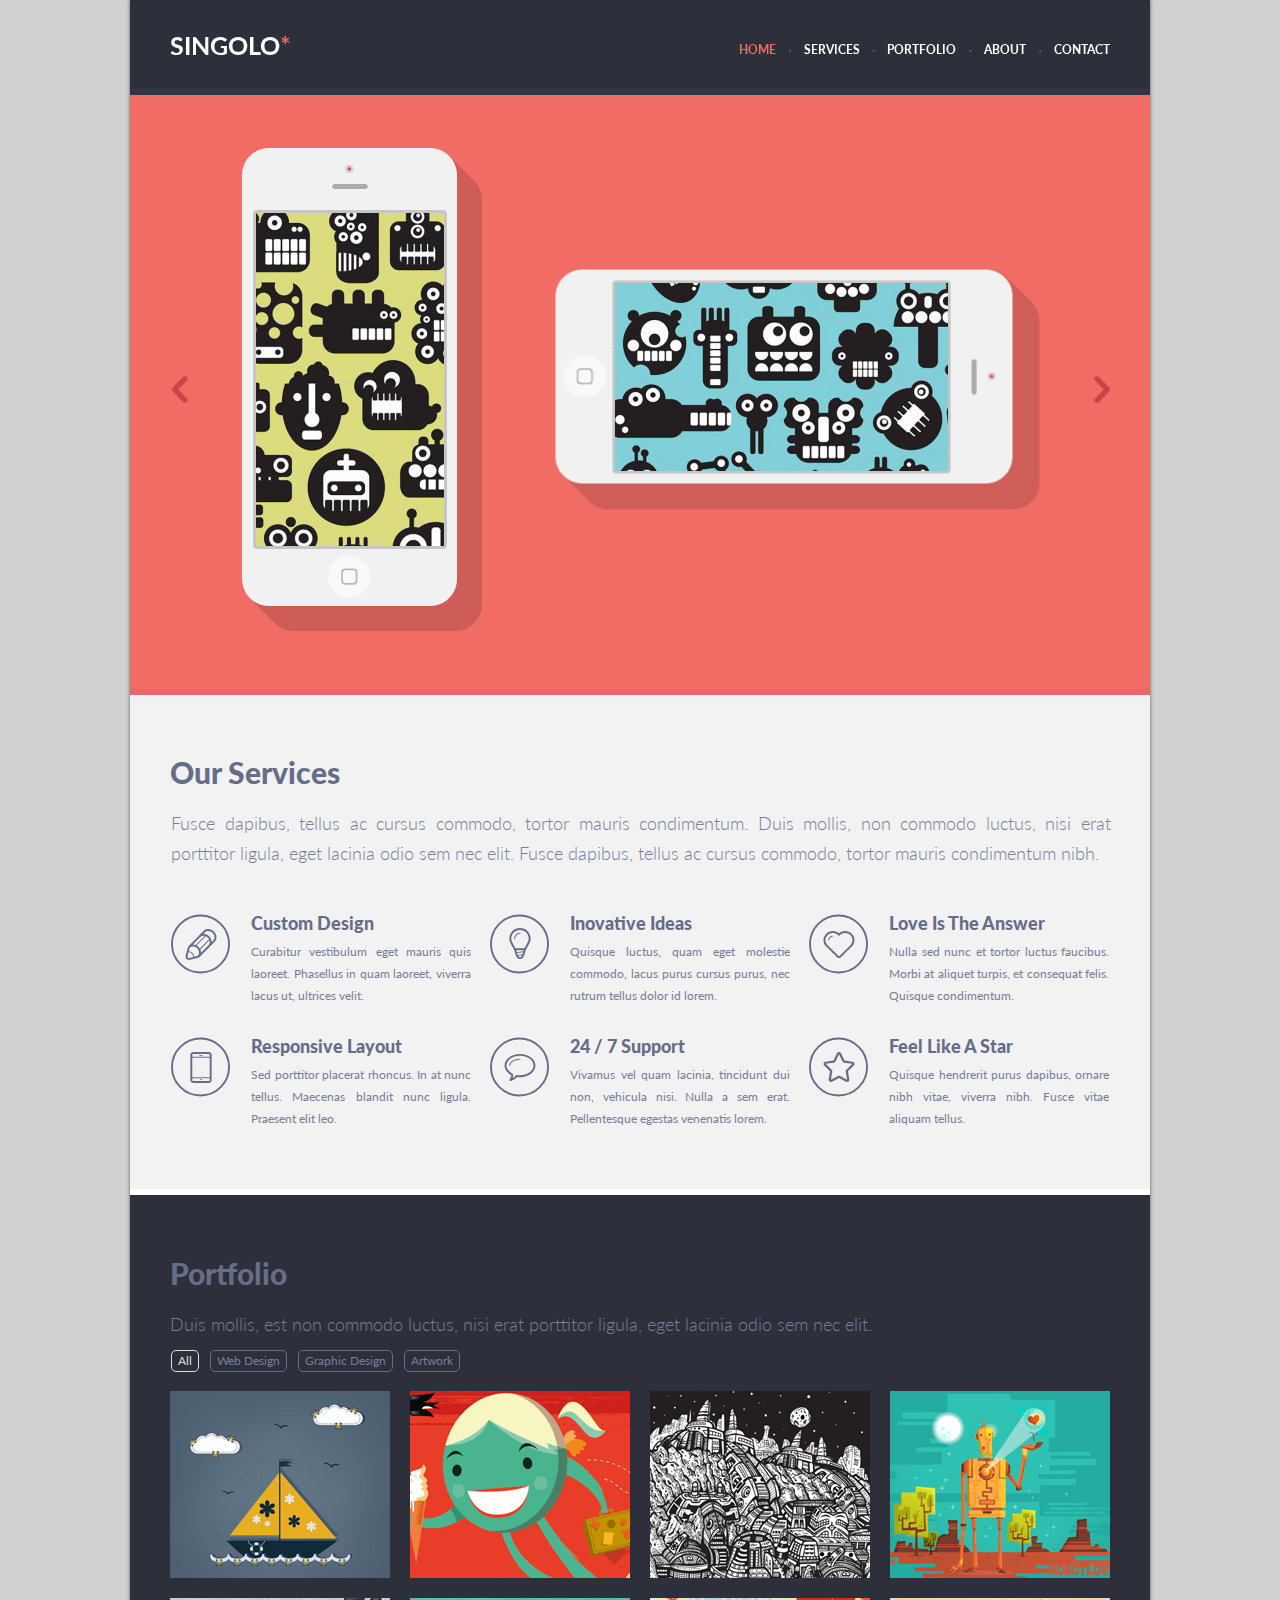
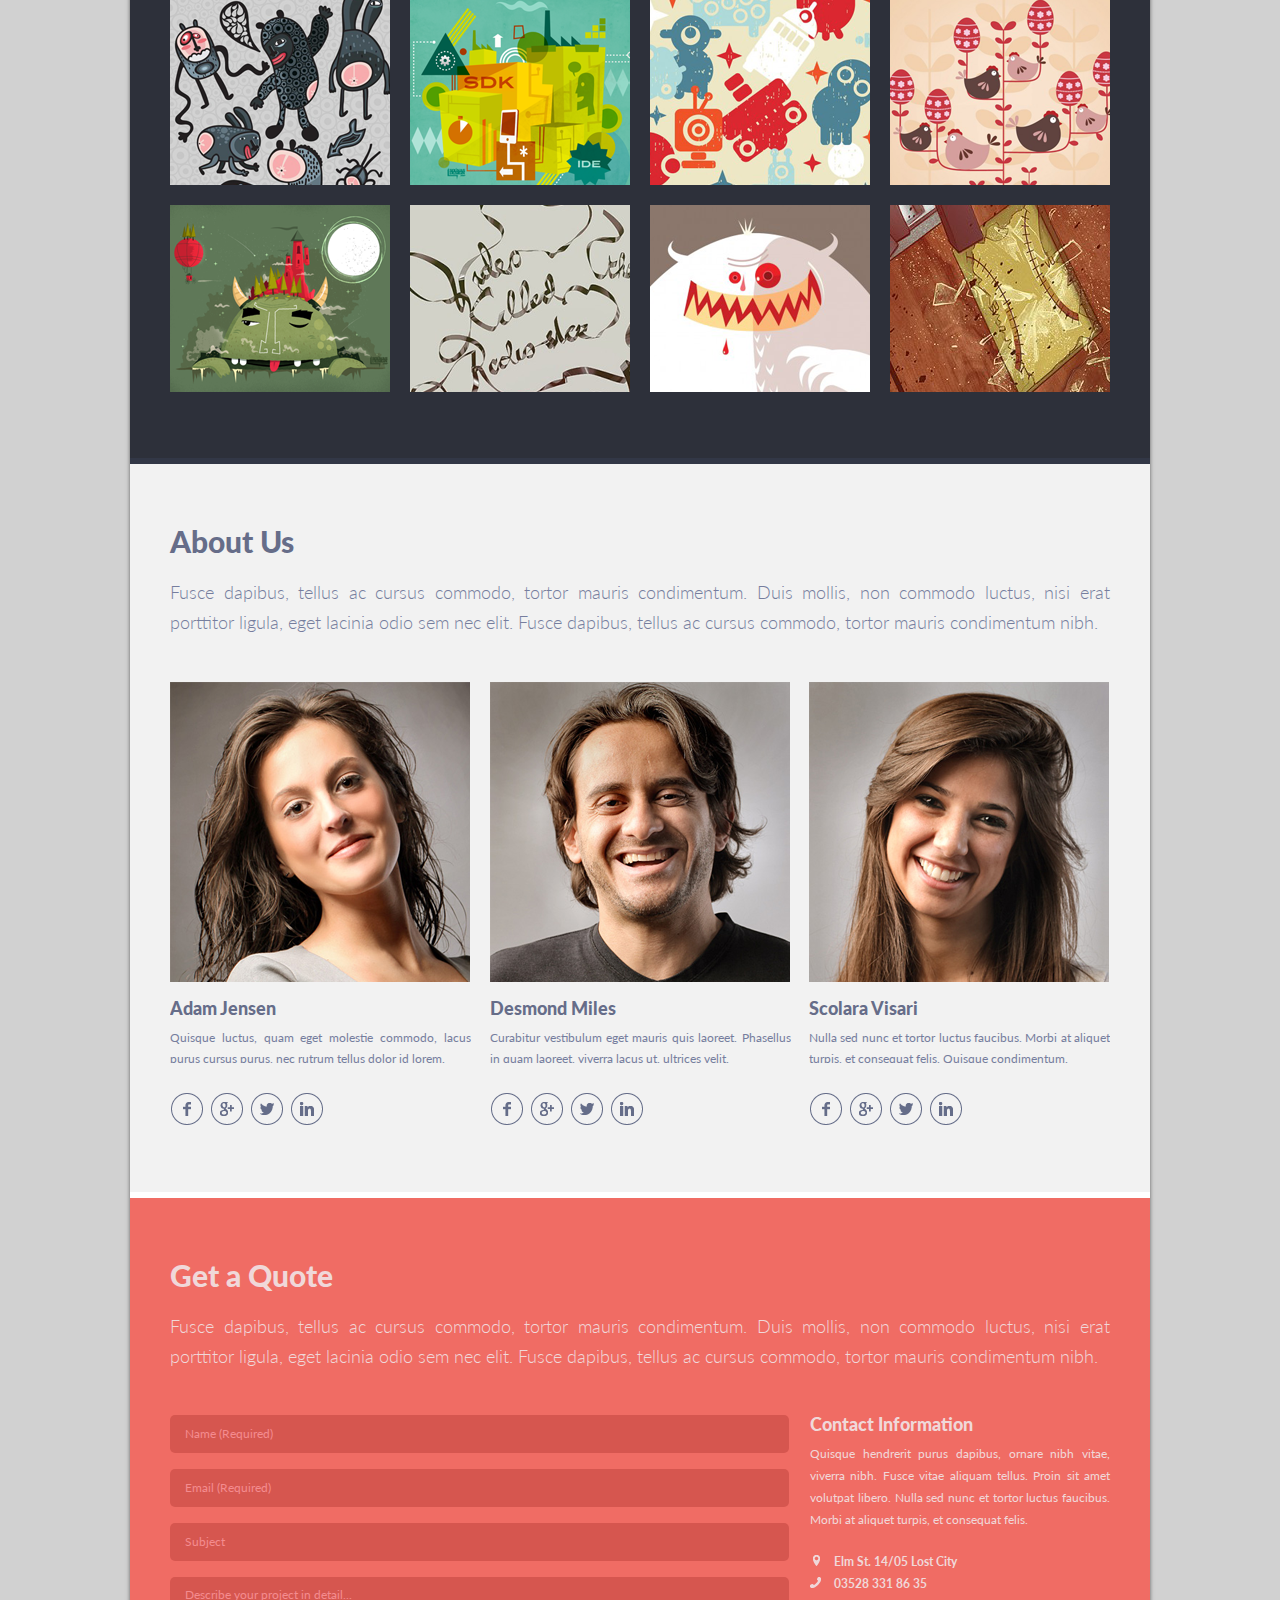
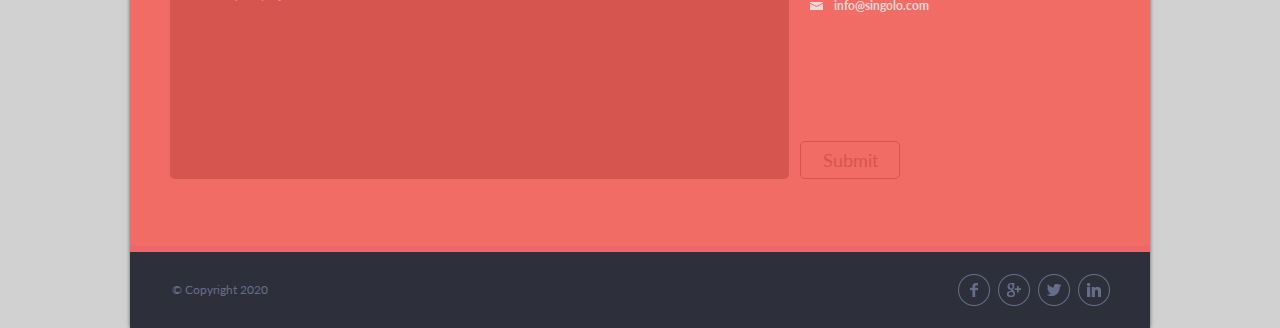
<file: index.html>
<!DOCTYPE html>
<html lang="en">
<head>
    <meta charset="UTF-8">
    <meta name="viewport" content="width=device-width, initial-scale=1.0">
    <title>Singolo</title>
    <link rel="stylesheet" href="style.css">
</head>
<body>
    <div class="wrapper">

        <header>
            <div class="header-wrapper">
                <div class="logo">
                    <h1>Singolo<span class="logo__star">*</span></h1>
                </div>

                <nav class="header-nav">
                    <ul id="menu">
                        <li>
                            <a class="header-nav__item active">Home</a>
                        </li>
                        <li class="header-nav__divider">·</li>
                        <li>
                            <a class="header-nav__item">Services</a>
                        </li>
                        <li class="header-nav__divider">·</li>
                        <li>
                            <a class="header-nav__item">Portfolio</a>
                        </li>
                        <li class="header-nav__divider">·</li>
                        <li>
                            <a class="header-nav__item">About</a>
                        </li>
                        <li class="header-nav__divider">·</li>
                        <li>
                            <a class="header-nav__item">Contact</a>
                        </li>
                    </ul>
                </nav>
            </div>
        </header>

        <main>
            <section class="slider">
                <div class="slider__content">
                    <div class="slider__item active" id="slider-1">
                        <div class="item-content">
                            <div class="iphone-vertical">
                                <div class="iphone-vertical__shadow"></div>
                                <img class="iphone-vertical__base" src="assets/images/iphone_base.png" usemap="#iphone-button" alt="base">
                                <map name="iphone-button" class="iphone-button">
                                    <area shape="circle" coords="108, 429, 22" nohref alt="Button">
                                </map>
                                <div class="iphone-vertical__screen"></div>
                            </div>
                            <div class="iphone-horizontal">
                                <div class="iphone-horizontal__shadow"></div>
                                <img class="iphone-horizontal__base" src="assets/images/iphone_base.png" usemap="#iphone2-button" alt="base">
                                <map name="iphone2-button" class="iphone-button">
                                    <area shape="circle" coords="108, 429, 22" nohref alt="Button">
                                </map>
                                <div class="iphone-horizontal__screen"></div>
                            </div>
                        </div>
                    </div>
                    <div class="slider__item" id="slider-2">
                        <div class="item-content">
                            <div class="iphone back left">
                                <div class="iphone__shadow back "></div>
                                <img class="iphone__base back" src="assets/images/iphone_base.png" usemap="#iphone4-button" alt="base">
                                <map name="iphone4-button" class="iphone-button">
                                    <area shape="circle" coords="108, 429, 22" nohref alt="Button">
                                </map>
                                <div class="iphone__screen back"></div>
                            </div>
                            <div class="iphone back right">
                                <div class="iphone__shadow back"></div>
                                <img class="iphone__base back" src="assets/images/iphone_base.png" usemap="#iphone5-button" alt="base">
                                <map name="iphone5-button" class="iphone-button">
                                    <area shape="circle" coords="108, 429, 22" nohref alt="Button">
                                </map>
                                <div class="iphone__screen back"></div>
                            </div>
                            <div class="iphone front">
                                <div class="iphone__shadow front"></div>
                                <img class="iphone__base front" src="assets/images/iphone_base.png" usemap="#iphone3-button" alt="base">
                                <map name="iphone3-button" class="iphone-button">
                                    <area shape="circle" coords="108, 429, 22" nohref alt="Button">
                                </map>
                                <div class="iphone__screen front"></div>
                            </div>
                        </div>
                    </div>
                    <div class="slider__item" id="slider-3">
                        <div class="item-content">
                            <div class="iphone front">
                                <div class="iphone__shadow front"></div>
                                <img class="iphone__base front" src="assets/images/iphone_base.png" usemap="#iphone6-button" alt="base">
                                <map name="iphone6-button" class="iphone-button">
                                    <area shape="circle" coords="108, 429, 22" nohref alt="Button">
                                </map>
                                <div class="iphone__screen front"></div>
                            </div>
                        </div>
                    </div>
                </div>
                <div class="slider__control left">
                    <img class="slider__arrow left" src="assets/images/arrow.png" alt="left">
                </div>
                <div class="slider__control right">
                    <img class="slider__arrow right " src="assets/images/arrow.png" alt="right">
                </div>
            </section>

            <section id="services" class="services">
                <h2 class="services__header section-header">Our Services</h2>
                <p class="services__description section-description">
                    Fusce dapibus, tellus ac cursus commodo, tortor mauris condimentum. Duis mollis, non commodo luctus, nisi erat porttitor ligula, eget lacinia odio sem nec elit. Fusce dapibus, tellus ac cursus commodo, tortor mauris condimentum nibh.
                </p>
                <div class="services__content">
                    <div class="service-item">
                        <div class="item-logo">
                            <svg viewBox="0 0 62 61" width="60" height="60" xmlns="http://www.w3.org/2000/svg">
                                <path class="logo-picture" d="M44.4 17.58C42.75 15.94 40.59 15 38.45 15C36.65 15 34.99 15.67 33.78 16.88L28.91 21.78C28.9 21.79 28.88 21.8 28.87 21.82C28.86 21.83 28.85 21.84 28.85 21.85L28.85 21.85L18.52 32.26C18.04 32.73 17.7 33.32 17.5 33.96L15.16 42.47C15.15 42.49 15 43.16 15 43.5C15 45.43 16.57 47 18.5 47C18.89 47 19.63 46.82 19.66 46.81L28.14 44.58C28.78 44.39 29.37 44.04 29.84 43.57L45.11 28.19C47.88 25.41 47.57 20.75 44.4 17.58ZM31.01 38.8C30.93 37.89 30.68 37.01 30.3 36.17L39.75 26.71C40.33 28.54 40.03 30.45 38.76 31.72C38.76 31.73 38.75 31.73 38.74 31.74L38.75 31.75L31.02 39.54C31.03 39.29 31.04 39.05 31.01 38.8ZM29.79 35.26C29.42 34.64 29 34.05 28.47 33.53C27.86 32.92 27.16 32.44 26.43 32.04L35.96 22.5C36.71 22.84 37.42 23.31 38.06 23.94C38.6 24.48 39.02 25.08 39.34 25.71L29.79 35.26ZM25.49 31.56C24.56 31.19 23.59 30.98 22.62 30.96L30.32 23.2C31.5 22.05 33.22 21.72 34.91 22.14L25.49 31.56ZM19.17 44.87C19.06 44.9 18.72 44.98 18.49 45C17.67 44.99 17 44.32 17 43.5C17.01 43.33 17.08 43.04 17.1 42.94L18.15 39.12C19.3 39.09 20.53 39.54 21.49 40.51C22.48 41.49 22.94 42.74 22.89 43.9L19.17 44.87ZM23.87 43.64C23.85 42.3 23.3 40.9 22.2 39.8C21.16 38.76 19.8 38.15 18.44 38.1L19.43 34.49C19.5 34.25 19.65 34.02 19.82 33.81C21.83 32.37 24.91 32.8 27.06 34.94C29.32 37.21 29.67 40.53 27.93 42.51C27.81 42.57 27.7 42.63 27.57 42.67L23.87 43.64ZM43.69 26.77L42.01 28.47C42.01 28.24 42.04 28.03 42.01 27.8C41.84 25.86 40.94 23.99 39.47 22.53C37.84 20.9 35.68 19.96 33.54 19.96L35.2 18.29C36.03 17.46 37.18 17 38.45 17C40.06 17 41.71 17.73 42.98 19C44.18 20.19 44.89 21.67 44.99 23.16C45.08 24.56 44.62 25.84 43.69 26.77Z" />
                                <path class="logo-ellipse" d="M30.5 1C46.79 1 60 14.21 60 30.5C60 46.79 46.79 60 30.5 60C14.21 60 1 46.79 1 30.5C1 14.21 14.21 1 30.5 1Z" />
                            </svg>
                        </div>
                        <div class="item-header">Custom Design</div>
                        <div class="item-description">Curabitur vestibulum eget mauris quis laoreet. Phasellus in quam laoreet, viverra lacus ut, ultrices velit.</div>
                    </div>
                    <div class="service-item">
                        <div class="item-logo">
                            <svg viewBox="0 0 62 61" width="60" height="60" xmlns="http://www.w3.org/2000/svg">
                                <path class="logo-picture" d="M31 14C24.92 14 20 18.92 20 25C20 29.03 23.69 33.3 25.03 37.05C27.03 42.65 26.81 46 31 46C35.25 46 34.96 42.67 36.97 37.08C38.32 33.32 42 29 42 25C42 18.92 37.08 14 31 14ZM33.59 41.18L28.63 41.8C28.46 41.28 28.27 40.68 28.04 39.9C28.03 39.89 28.03 39.88 28.03 39.87L34.22 39.1C34.13 39.39 34.03 39.7 33.95 39.98C33.82 40.43 33.7 40.82 33.59 41.18ZM27.74 38.91C27.55 38.31 27.35 37.67 27.12 37L34.89 37C34.76 37.36 34.64 37.72 34.54 38.06L27.74 38.91ZM31 44C29.99 44 29.52 43.88 29 42.75L33.24 42.22C32.63 43.87 32.18 44 31 44ZM35.67 35L26.34 35C25.84 33.92 25.24 32.84 24.65 31.78C23.35 29.45 22 27.03 22 25C22 20.04 26.04 16 31 16C35.96 16 40 20.04 40 25C40 27.02 38.65 29.45 37.34 31.8C36.76 32.85 36.17 33.93 35.67 35ZM31 19C27.69 19 25 21.69 25 25C25 25.28 25.22 25.5 25.5 25.5C25.78 25.5 26 25.28 26 25C26 22.24 28.24 20 31 20C31.28 20 31.5 19.78 31.5 19.5C31.5 19.22 31.28 19 31 19Z" />
                                <path class="logo-ellipse" d="M30.5 1C46.79 1 60 14.21 60 30.5C60 46.79 46.79 60 30.5 60C14.21 60 1 46.79 1 30.5C1 14.21 14.21 1 30.5 1Z" />
                            </svg>
                        </div>
                        <div class="item-header">Inovative Ideas</div>
                        <div class="item-description">Quisque luctus, quam eget molestie commodo, lacus purus cursus purus, nec rutrum tellus dolor id lorem.</div>
                    </div>
                    <div class="service-item">
                        <div class="item-logo">
                            <svg viewBox="0 0 62 61" width="60" height="60" xmlns="http://www.w3.org/2000/svg">
                                <path class="logo-picture" d="M44.19 19.79C40.56 16.2 34.76 16.13 31 19.5C27.24 16.13 21.44 16.2 17.81 19.79C14.07 23.49 14.07 29.49 17.81 33.19C18.88 34.25 28.86 44.12 28.86 44.12C30.04 45.29 31.96 45.29 33.14 44.12C33.14 44.12 44.07 33.31 44.19 33.19C47.93 29.49 47.93 23.49 44.19 19.79ZM42.77 31.78L31.71 42.71C31.32 43.1 30.68 43.1 30.29 42.71L19.24 31.78C16.28 28.86 16.28 24.12 19.24 21.2C22.08 18.39 26.65 18.29 29.64 20.98L31 22.2L32.36 20.98C35.35 18.29 39.92 18.39 42.77 21.2C45.72 24.12 45.72 28.86 42.77 31.78ZM24.25 22.03C24.25 22.03 24.25 22.03 24.25 22.03C21.9 22.03 20 23.93 20 26.27L20 26.27C20 26.55 20.23 26.77 20.5 26.77C20.78 26.77 21 26.55 21 26.27L21 26.27C21 24.48 22.46 23.03 24.25 23.03L24.25 23.03C24.53 23.03 24.75 22.8 24.75 22.53C24.75 22.25 24.53 22.03 24.25 22.03Z" />
                                <path class="logo-ellipse" d="M30.5 1C46.79 1 60 14.21 60 30.5C60 46.79 46.79 60 30.5 60C14.21 60 1 46.79 1 30.5C1 14.21 14.21 1 30.5 1Z" />
                            </svg>
                        </div>
                        <div class="item-header">Love Is The Answer</div>
                        <div class="item-description">Nulla sed nunc et tortor luctus faucibus. Morbi at aliquet turpis, et consequat felis. Quisque condimentum.</div>
                    </div>
                    <div class="service-item">
                        <div class="item-logo">
                            <svg viewBox="0 0 62 61" width="60" height="60" xmlns="http://www.w3.org/2000/svg">
                                <path class="logo-picture" d="M39 15L23 15C21.34 15 20 16.34 20 18L20 44C20 45.66 21.34 47 23 47L39 47C40.66 47 42 45.66 42 44L42 18C42 16.34 40.66 15 39 15ZM40 44C40 44.55 39.55 45 39 45L23 45C22.45 45 22 44.55 22 44L22 42L40 42L40 44ZM40 41L22 41L22 21L40 21L40 41ZM40 20L22 20L22 18C22 17.45 22.45 17 23 17L39 17C39.55 17 40 17.45 40 18L40 20ZM33 18.5C33 18.78 32.78 19 32.5 19L29.5 19C29.22 19 29 18.78 29 18.5L29 18.5C29 18.22 29.22 18 29.5 18L32.5 18C32.78 18 33 18.22 33 18.5L33 18.5ZM32 43.5C32 43.77 31.78 44 31.5 44L30.5 44C30.22 44 30 43.77 30 43.5L30 43.5C30 43.22 30.22 43 30.5 43L31.5 43C31.78 43 32 43.22 32 43.5L32 43.5Z" />
                                <path class="logo-ellipse" d="M30.5 1C46.79 1 60 14.21 60 30.5C60 46.79 46.79 60 30.5 60C14.21 60 1 46.79 1 30.5C1 14.21 14.21 1 30.5 1Z" />
                            </svg>
                        </div>
                        <div class="item-header">Responsive Layout</div>
                        <div class="item-description">Sed porttitor placerat rhoncus. In at nunc tellus. Maecenas blandit nunc ligula. Praesent elit leo.</div>
                    </div>
                    <div class="service-item">
                        <div class="item-logo">
                            <svg viewBox="0 0 62 61" width="60" height="60" xmlns="http://www.w3.org/2000/svg">
                                <path class="logo-picture" d="M31 22C25.04 22 20 25.21 20 29C20 29.28 20.22 29.5 20.5 29.5C20.78 29.5 21 29.28 21 29C21 25.8 25.67 23 31 23C31.28 23 31.5 22.78 31.5 22.5C31.5 22.22 31.28 22 31 22ZM31 17C22.16 17 15 22.37 15 29C15 33.13 17.78 36.77 22.01 38.93C22.01 38.95 22 38.97 22 39C22 40.79 20.66 42.72 20.07 43.74C20.07 43.74 20.07 43.74 20.07 43.74C20.03 43.85 20 43.97 20 44.09C20 44.59 20.41 45 20.91 45C21 45 21.17 44.97 21.16 44.99C24.29 44.48 27.23 41.6 27.91 40.77C28.91 40.92 29.94 41 31 41C39.84 41 47 35.63 47 29C47 22.37 39.84 17 31 17ZM31 39C30.08 39 29.14 38.93 28.2 38.79C28.11 38.78 28.01 38.77 27.91 38.77C27.32 38.77 26.75 39.04 26.37 39.5C25.94 40.02 24.72 41.19 23.28 42.04C23.67 41.15 23.98 40.14 24 39.11C24 39.05 24.01 38.98 24.01 38.93C24.01 38.17 23.59 37.49 22.92 37.14C19.21 35.25 17 32.21 17 29C17 23.49 23.28 19 31 19C38.72 19 45 23.49 45 29C45 34.51 38.72 39 31 39Z" />
                                <path class="logo-ellipse" d="M30.5 1C46.79 1 60 14.21 60 30.5C60 46.79 46.79 60 30.5 60C14.21 60 1 46.79 1 30.5C1 14.21 14.21 1 30.5 1Z" />
                            </svg>
                        </div>
                        <div class="item-header">24 / 7 Support</div>
                        <div class="item-description">Vivamus vel quam lacinia, tincidunt dui non, vehicula nisi. Nulla a sem erat. Pellentesque egestas venenatis lorem.</div>
                    </div>
                    <div class="service-item">
                        <div class="item-logo">
                            <svg viewBox="0 0 62 61" width="60" height="60" xmlns="http://www.w3.org/2000/svg">
                                <path class="logo-picture" d="M46.88 26.56C46.6 25.76 45.89 25.17 45.04 25.05L36.71 23.81L33.09 16.29C32.71 15.51 31.9 15 31 15C30.1 15 29.29 15.51 28.91 16.29L25.29 23.81L16.96 25.05C16.11 25.17 15.4 25.76 15.12 26.56C14.84 27.36 15.05 28.24 15.66 28.84L21.76 34.93L20.34 43.39C20.2 44.24 20.57 45.09 21.29 45.59C21.69 45.86 22.16 46 22.62 46C23.01 46 23.39 45.91 23.74 45.72L31 41.81L38.26 45.72C38.61 45.91 38.99 46 39.38 46C39.84 46 40.31 45.86 40.71 45.59C41.43 45.09 41.8 44.24 41.66 43.39L40.24 34.93L46.34 28.84C46.95 28.24 47.16 27.36 46.88 26.56ZM38.59 33.36C38.08 33.87 37.84 34.59 37.96 35.3L39.38 43.75L32.12 39.84C31.77 39.65 31.38 39.56 31 39.56C30.62 39.56 30.23 39.65 29.88 39.84L22.62 43.75L24.04 35.3C24.16 34.59 23.92 33.87 23.41 33.36L17.31 27.27L25.64 26.03C26.4 25.92 27.05 25.44 27.38 24.76L31 17.25L34.62 24.76C34.95 25.44 35.6 25.92 36.36 26.03L44.69 27.27L38.59 33.36Z" />
                                <path class="logo-ellipse" d="M30.5 1C46.79 1 60 14.21 60 30.5C60 46.79 46.79 60 30.5 60C14.21 60 1 46.79 1 30.5C1 14.21 14.21 1 30.5 1Z" />
                            </svg>
                        </div>
                        <div class="item-header">Feel Like A Star</div>
                        <div class="item-description">Quisque hendrerit purus dapibus, ornare nibh vitae, viverra nibh. Fusce vitae aliquam tellus.</div>
                    </div>
                </div>
            </section>

            <section id="portfolio" class="portfolio">
                <h2 class="portfolio__header section-header">
                    Portfolio
                </h2>
                <p class="portfolio__description section-description">
                    Duis mollis, est non commodo luctus, nisi erat porttitor ligula, eget lacinia odio sem nec elit.
                </p>
                <nav class="portfolio__tags">
                    <ul>
                        <li>
                            <a class="tag__item active">All</a>
                        </li>
                        <li>
                            <a class="tag__item">Web Design</a>
                        </li>
                        <li>
                            <a class="tag__item">Graphic Design</a>
                        </li>
                        <li>
                            <a class="tag__item">Artwork</a>
                        </li>
                    </ul>
                </nav>
                <div class="portfolio__content">
                    <div class="portfolio-item"><img src="assets/images/project_1.png" alt="Portfolio"></div>
                    <div class="portfolio-item"><img src="assets/images/project_2.png" alt="Portfolio"></div>
                    <div class="portfolio-item"><img src="assets/images/project_3.png" alt="Portfolio"></div>
                    <div class="portfolio-item"><img src="assets/images/project_4.png" alt="Portfolio"></div>
                    <div class="portfolio-item"><img src="assets/images/project_5.png" alt="Portfolio"></div>
                    <div class="portfolio-item"><img src="assets/images/project_6.png" alt="Portfolio"></div>
                    <div class="portfolio-item"><img src="assets/images/project_7.png" alt="Portfolio"></div>
                    <div class="portfolio-item"><img src="assets/images/project_8.png" alt="Portfolio"></div>
                    <div class="portfolio-item"><img src="assets/images/project_9.png" alt="Portfolio"></div>
                    <div class="portfolio-item"><img src="assets/images/project_10.png" alt="Portfolio"></div>
                    <div class="portfolio-item"><img src="assets/images/project_11.png" alt="Portfolio"></div>
                    <div class="portfolio-item"><img src="assets/images/project_12.png" alt="Portfolio"></div>
                </div>
            </section>

            <section id="about" class="about-us">
                <h2 class="about-us__header section-header">
                    About Us
                </h2>
                <p class="about-us__description section-description">
                    Fusce dapibus, tellus ac cursus commodo, tortor mauris condimentum. Duis mollis, non commodo luctus, nisi erat porttitor ligula, eget lacinia odio sem nec elit. Fusce dapibus, tellus ac cursus commodo, tortor mauris condimentum nibh.
                </p>
                <div class="about-us__content">
                    <div class="employee">
                        <img src="assets/images/jensen.png" alt="Jensen" class="employee__photo">
                        <h3 class="employee__name">Adam Jensen</h3>
                        <p class="employee__description">
                            Quisque luctus, quam eget molestie commodo, lacus purus cursus purus, nec rutrum tellus dolor id lorem.
                        </p>
                        <div class="employee__social">
                            <a href="#"><img src="assets/images/Facebook.png" alt="Facebook"></a>
                            <a href="#"><img src="assets/images/Google.png" alt="Google"></a>
                            <a href="#"><img src="assets/images/Twitter.png" alt="Twitter"></a>
                            <a href="#"><img src="assets/images/LinkedIn.png" alt="LinkedIn"></a>
                        </div>
                    </div>
                    <div class="employee">
                        <img src="assets/images/miles.png" alt="Miles" class="employee__photo">
                        <h3 class="employee__name">Desmond Miles</h3>
                        <p class="employee__description">
                            Curabitur vestibulum eget mauris quis laoreet. Phasellus in quam laoreet, viverra lacus ut, ultrices velit.
                        </p>
                        <div class="employee__social">
                            <a href="#"><img src="assets/images/Facebook.png" alt="Facebook"></a>
                            <a href="#"><img src="assets/images/Google.png" alt="Google"></a>
                            <a href="#"><img src="assets/images/Twitter.png" alt="Twitter"></a>
                            <a href="#"><img src="assets/images/LinkedIn.png" alt="LinkedIn"></a>
                        </div>
                    </div>
                    <div class="employee">
                        <img src="assets/images/visari.png" alt="Visari" class="employee__photo">
                        <h3 class="employee__name">Scolara Visari</h3>
                        <p class="employee__description">
                            Nulla sed nunc et tortor luctus faucibus. Morbi at aliquet turpis, et consequat felis. Quisque condimentum.

                        </p>
                        <div class="employee__social">
                            <a href="#"><img src="assets/images/Facebook.png" alt="Facebook"></a>
                            <a href="#"><img src="assets/images/Google.png" alt="Google"></a>
                            <a href="#"><img src="assets/images/Twitter.png" alt="Twitter"></a>
                            <a href="#"><img src="assets/images/LinkedIn.png" alt="LinkedIn"></a>
                        </div>
                    </div>
                </div>
            </section>
            <div class="about-us-bottom"></div>

            <section id="contact" class="quote">
                <h2 class="quote__header section-header">
                    Get a Quote
                </h2>
                <p class="quote__description section-description">
                    Fusce dapibus, tellus ac cursus commodo, tortor mauris condimentum. Duis mollis, non commodo luctus, nisi erat porttitor ligula, eget lacinia odio sem nec elit. Fusce dapibus, tellus ac cursus commodo, tortor mauris condimentum nibh.
                </p>
                <div class="quote__content">
                    <form class="quote-form">
                        <input type="text" name="form-name" id="form-name" placeholder="Name (Required)" required>
                        <input type="email" name="form-email" id="form-email" placeholder="Email (Required)" required>
                        <input type="text" name="form-subject" id="form-subject" placeholder="Subject">
                        <textarea name="form-descr" id="form-descr" placeholder="Describe your project in detail..."></textarea>
                        <input type="submit" id="submit" value="Submit">
                    </form>
                    <div id="message-block" class="hidden">
                        <div id="message">
                            <div id="msg-text">
                                <p id="msg-title">The letter was sent</p>
                                <p id="msg-subject"></p>
                                <p id="msg-descr"></p>
                            </div>
                            <button id="ok-btn">OK</button>
                        </div>
                    </div>
                    <div class="contact">
                        <h3 class="contact__header">Contact Information</h3>
                        <p class="contact__information">
                            Quisque hendrerit purus dapibus, ornare nibh vitae, viverra nibh. Fusce vitae aliquam tellus. Proin sit amet volutpat libero. Nulla sed nunc et tortor luctus faucibus. Morbi at aliquet turpis, et consequat felis. 
                        </p>
                        <div class="contact__contacts">
                            <a href="#">
                                <img src="assets/images/location.png" alt="Location">
                                <span>Elm St. 14/05 Lost City</span>
                            </a>
                            <a href="tel:03528 331 86 35">
                                <img src="assets/images/phone.png" alt="Phone">
                                <span>03528 331 86 35</span>
                            </a>
                            <a href="mailto:info@singolo.com">
                                <img src="assets/images/mail.png" alt="Mail">
                                <span>info@singolo.com</span>
                            </a>
                        </div>
                    </div>
                </div>
            </section>
            <div class="quote-bottom"></div>
        </main>

        <footer>
            <div class="copyright">
                <p>© Copyright 2020</p>
            </div>
            <div class="footer-social">
                <a href="#"><img src="assets/images/Facebook.png" alt="Facebook"></a>
                <a href="#"><img src="assets/images/Google.png" alt="Google"></a>
                <a href="#"><img src="assets/images/Twitter.png" alt="Twitter"></a>
                <a href="#"><img src="assets/images/LinkedIn.png" alt="LinkedIn"></a>
            </div>
        </footer>
    </div>
    <script src="script.js"></script>
</body>
</html>
</file>
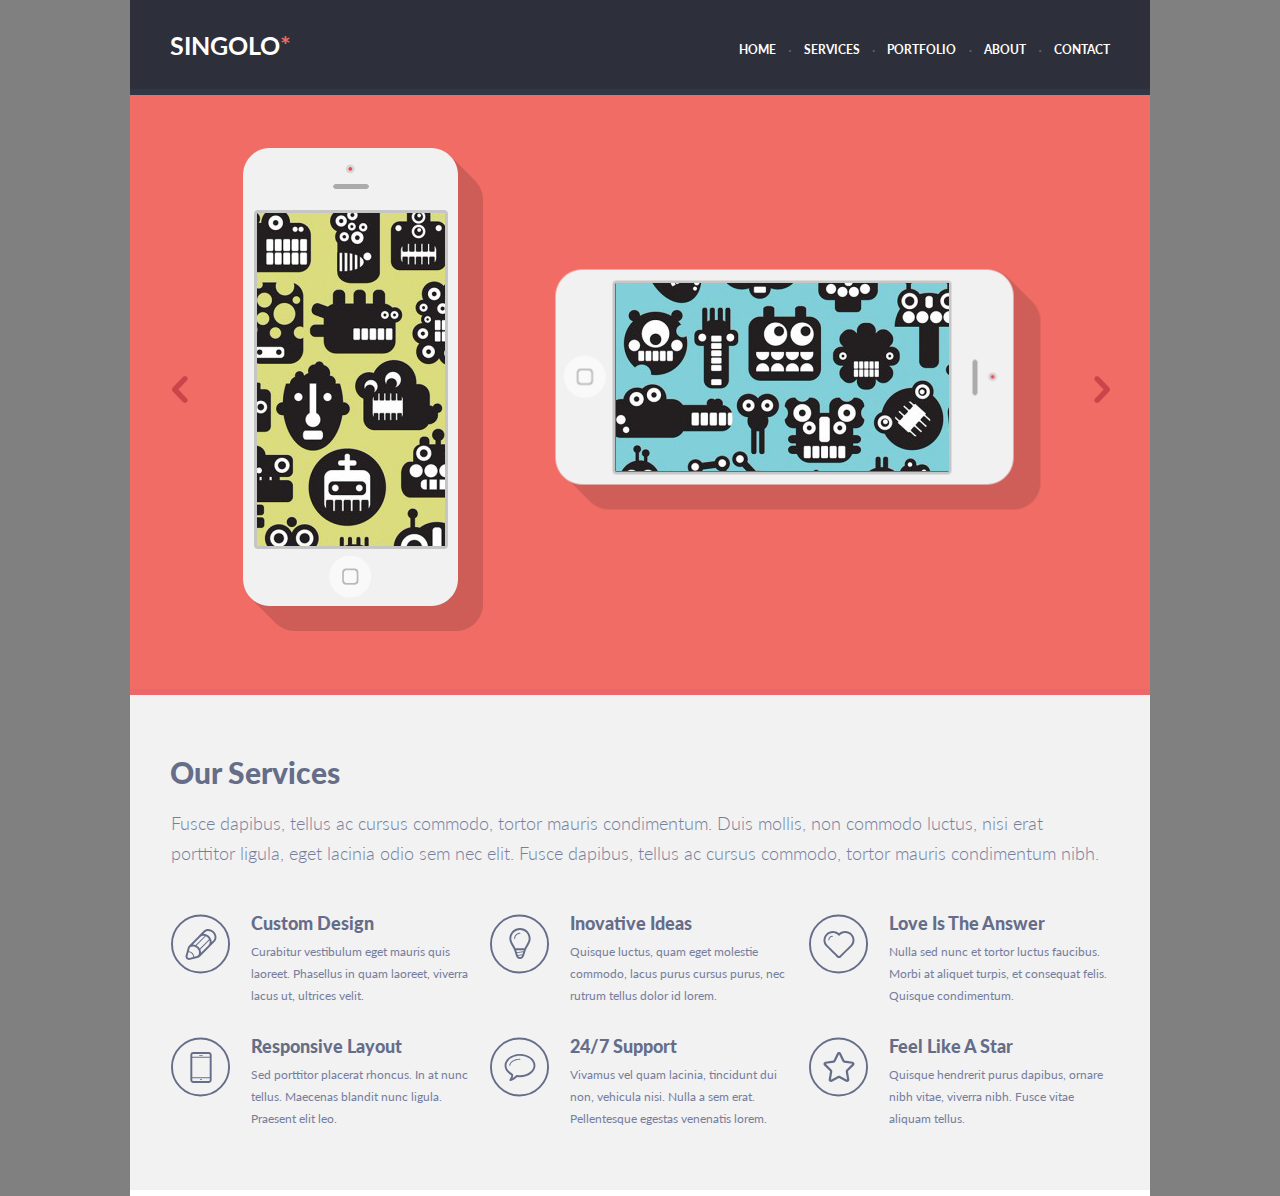
<file: singolo1.html>
<!DOCTYPE html>
<html lang="en">
<head>
    <meta charset="UTF-8">
    <meta name="viewport" content="width=device-width, initial-scale=1.0">
    <title>Singolo</title>
    <link rel="stylesheet" href="singolo1.css">
</head>
<body>
    <div class="wrapper">

        <header>
            <div class="logo">
                <h1>Singolo<span class="logo__star">*</span></h1>
            </div>

            <nav class="header-nav">
                <ul>
                    <li>
                        <a href="#" class="header-nav__home">Home</a>
                    </li>
                    <li class="header-nav__divider">·</li>
                    <li>
                        <a href="#" class="header-nav__services">Services</a>
                    </li>
                    <li class="header-nav__divider">·</li>
                    <li>
                        <a href="#" class="header-nav__portfolio">Portfolio</a>
                    </li>
                    <li class="header-nav__divider">·</li>
                    <li>
                        <a href="#" class="header-nav__about">About</a>
                    </li>
                    <li class="header-nav__divider">·</li>
                    <li>
                        <a href="#" class="header-nav__contact">Contact</a>
                    </li>
                </ul>
            </nav>
        </header>

        <div class="header-bottom"></div>

        <main>
            <section class="slider">
                <div class="slider__control">
                    <a href="#">
                        <img class="left-arrow" src="assets/images/arrow.png" alt="left">
                    </a>
                </div>
                <div class="slider__content">
                    <div class="iphone-vertical">
                        <div class="iphone-vertical__shadow"></div>
                        <div class="iphone-vertical__base"></div>
                        <div class="iphone-vertical__screen"></div>
                    </div>
                    <div class="iphone-horizontal">
                        <div class="iphone-horizontal__shadow"></div>
                        <div class="iphone-horizontal__base"></div>
                        <div class="iphone-horizontal__screen"></div>
                    </div>
                </div>
                <div class="slider__control">
                    <a href="#">
                        <img class="right-arrow" src="assets/images/arrow.png" alt="right">
                    </a>
                </div>
            </section>
            <div class="slider-bottom"></div>

            <section class="services">
                <h2 class="services__header">Our Services</h2>
                <p class="services__description">
                    Fusce dapibus, tellus ac cursus commodo, tortor mauris condimentum. Duis mollis, non commodo luctus, nisi erat porttitor ligula, eget lacinia odio sem nec elit. Fusce dapibus, tellus ac cursus commodo, tortor mauris condimentum nibh.
                </p>
                <div class="services__content">
                    <div class="service-item">
                        <div class="item-logo">
                            <svg viewBox="0 0 62 61" width="60" height="60" xmlns="http://www.w3.org/2000/svg">
                                <path class="logo-picture" d="M44.4 17.58C42.75 15.94 40.59 15 38.45 15C36.65 15 34.99 15.67 33.78 16.88L28.91 21.78C28.9 21.79 28.88 21.8 28.87 21.82C28.86 21.83 28.85 21.84 28.85 21.85L28.85 21.85L18.52 32.26C18.04 32.73 17.7 33.32 17.5 33.96L15.16 42.47C15.15 42.49 15 43.16 15 43.5C15 45.43 16.57 47 18.5 47C18.89 47 19.63 46.82 19.66 46.81L28.14 44.58C28.78 44.39 29.37 44.04 29.84 43.57L45.11 28.19C47.88 25.41 47.57 20.75 44.4 17.58ZM31.01 38.8C30.93 37.89 30.68 37.01 30.3 36.17L39.75 26.71C40.33 28.54 40.03 30.45 38.76 31.72C38.76 31.73 38.75 31.73 38.74 31.74L38.75 31.75L31.02 39.54C31.03 39.29 31.04 39.05 31.01 38.8ZM29.79 35.26C29.42 34.64 29 34.05 28.47 33.53C27.86 32.92 27.16 32.44 26.43 32.04L35.96 22.5C36.71 22.84 37.42 23.31 38.06 23.94C38.6 24.48 39.02 25.08 39.34 25.71L29.79 35.26ZM25.49 31.56C24.56 31.19 23.59 30.98 22.62 30.96L30.32 23.2C31.5 22.05 33.22 21.72 34.91 22.14L25.49 31.56ZM19.17 44.87C19.06 44.9 18.72 44.98 18.49 45C17.67 44.99 17 44.32 17 43.5C17.01 43.33 17.08 43.04 17.1 42.94L18.15 39.12C19.3 39.09 20.53 39.54 21.49 40.51C22.48 41.49 22.94 42.74 22.89 43.9L19.17 44.87ZM23.87 43.64C23.85 42.3 23.3 40.9 22.2 39.8C21.16 38.76 19.8 38.15 18.44 38.1L19.43 34.49C19.5 34.25 19.65 34.02 19.82 33.81C21.83 32.37 24.91 32.8 27.06 34.94C29.32 37.21 29.67 40.53 27.93 42.51C27.81 42.57 27.7 42.63 27.57 42.67L23.87 43.64ZM43.69 26.77L42.01 28.47C42.01 28.24 42.04 28.03 42.01 27.8C41.84 25.86 40.94 23.99 39.47 22.53C37.84 20.9 35.68 19.96 33.54 19.96L35.2 18.29C36.03 17.46 37.18 17 38.45 17C40.06 17 41.71 17.73 42.98 19C44.18 20.19 44.89 21.67 44.99 23.16C45.08 24.56 44.62 25.84 43.69 26.77Z" />
                                <path class="logo-ellipse" d="M30.5 1C46.79 1 60 14.21 60 30.5C60 46.79 46.79 60 30.5 60C14.21 60 1 46.79 1 30.5C1 14.21 14.21 1 30.5 1Z" />
                            </svg>
                        </div>
                        <div class="item-header">Custom Design</div>
                        <div class="item-description">Curabitur vestibulum eget mauris quis laoreet. Phasellus in quam laoreet, viverra lacus ut, ultrices velit.</div>
                    </div>
                    <div class="service-item">
                        <div class="item-logo">
                            <svg viewBox="0 0 62 61" width="60" height="60" xmlns="http://www.w3.org/2000/svg">
                                <path class="logo-picture" d="M31 14C24.92 14 20 18.92 20 25C20 29.03 23.69 33.3 25.03 37.05C27.03 42.65 26.81 46 31 46C35.25 46 34.96 42.67 36.97 37.08C38.32 33.32 42 29 42 25C42 18.92 37.08 14 31 14ZM33.59 41.18L28.63 41.8C28.46 41.28 28.27 40.68 28.04 39.9C28.03 39.89 28.03 39.88 28.03 39.87L34.22 39.1C34.13 39.39 34.03 39.7 33.95 39.98C33.82 40.43 33.7 40.82 33.59 41.18ZM27.74 38.91C27.55 38.31 27.35 37.67 27.12 37L34.89 37C34.76 37.36 34.64 37.72 34.54 38.06L27.74 38.91ZM31 44C29.99 44 29.52 43.88 29 42.75L33.24 42.22C32.63 43.87 32.18 44 31 44ZM35.67 35L26.34 35C25.84 33.92 25.24 32.84 24.65 31.78C23.35 29.45 22 27.03 22 25C22 20.04 26.04 16 31 16C35.96 16 40 20.04 40 25C40 27.02 38.65 29.45 37.34 31.8C36.76 32.85 36.17 33.93 35.67 35ZM31 19C27.69 19 25 21.69 25 25C25 25.28 25.22 25.5 25.5 25.5C25.78 25.5 26 25.28 26 25C26 22.24 28.24 20 31 20C31.28 20 31.5 19.78 31.5 19.5C31.5 19.22 31.28 19 31 19Z" />
                                <path class="logo-ellipse" d="M30.5 1C46.79 1 60 14.21 60 30.5C60 46.79 46.79 60 30.5 60C14.21 60 1 46.79 1 30.5C1 14.21 14.21 1 30.5 1Z" />
                            </svg>
                        </div>
                        <div class="item-header">Inovative Ideas</div>
                        <div class="item-description">Quisque luctus, quam eget molestie commodo, lacus purus cursus purus, nec rutrum tellus dolor id lorem.</div>
                    </div>
                    <div class="service-item">
                        <div class="item-logo">
                            <svg viewBox="0 0 62 61" width="60" height="60" xmlns="http://www.w3.org/2000/svg">
                                <path class="logo-picture" d="M44.19 19.79C40.56 16.2 34.76 16.13 31 19.5C27.24 16.13 21.44 16.2 17.81 19.79C14.07 23.49 14.07 29.49 17.81 33.19C18.88 34.25 28.86 44.12 28.86 44.12C30.04 45.29 31.96 45.29 33.14 44.12C33.14 44.12 44.07 33.31 44.19 33.19C47.93 29.49 47.93 23.49 44.19 19.79ZM42.77 31.78L31.71 42.71C31.32 43.1 30.68 43.1 30.29 42.71L19.24 31.78C16.28 28.86 16.28 24.12 19.24 21.2C22.08 18.39 26.65 18.29 29.64 20.98L31 22.2L32.36 20.98C35.35 18.29 39.92 18.39 42.77 21.2C45.72 24.12 45.72 28.86 42.77 31.78ZM24.25 22.03C24.25 22.03 24.25 22.03 24.25 22.03C21.9 22.03 20 23.93 20 26.27L20 26.27C20 26.55 20.23 26.77 20.5 26.77C20.78 26.77 21 26.55 21 26.27L21 26.27C21 24.48 22.46 23.03 24.25 23.03L24.25 23.03C24.53 23.03 24.75 22.8 24.75 22.53C24.75 22.25 24.53 22.03 24.25 22.03Z" />
                                <path class="logo-ellipse" d="M30.5 1C46.79 1 60 14.21 60 30.5C60 46.79 46.79 60 30.5 60C14.21 60 1 46.79 1 30.5C1 14.21 14.21 1 30.5 1Z" />
                            </svg>
                        </div>
                        <div class="item-header">Love Is The Answer</div>
                        <div class="item-description">Nulla sed nunc et tortor luctus faucibus. Morbi at aliquet turpis, et consequat felis. Quisque condimentum.</div>
                    </div>
                    <div class="service-item">
                        <div class="item-logo">
                            <svg viewBox="0 0 62 61" width="60" height="60" xmlns="http://www.w3.org/2000/svg">
                                <path class="logo-picture" d="M39 15L23 15C21.34 15 20 16.34 20 18L20 44C20 45.66 21.34 47 23 47L39 47C40.66 47 42 45.66 42 44L42 18C42 16.34 40.66 15 39 15ZM40 44C40 44.55 39.55 45 39 45L23 45C22.45 45 22 44.55 22 44L22 42L40 42L40 44ZM40 41L22 41L22 21L40 21L40 41ZM40 20L22 20L22 18C22 17.45 22.45 17 23 17L39 17C39.55 17 40 17.45 40 18L40 20ZM33 18.5C33 18.78 32.78 19 32.5 19L29.5 19C29.22 19 29 18.78 29 18.5L29 18.5C29 18.22 29.22 18 29.5 18L32.5 18C32.78 18 33 18.22 33 18.5L33 18.5ZM32 43.5C32 43.77 31.78 44 31.5 44L30.5 44C30.22 44 30 43.77 30 43.5L30 43.5C30 43.22 30.22 43 30.5 43L31.5 43C31.78 43 32 43.22 32 43.5L32 43.5Z" />
                                <path class="logo-ellipse" d="M30.5 1C46.79 1 60 14.21 60 30.5C60 46.79 46.79 60 30.5 60C14.21 60 1 46.79 1 30.5C1 14.21 14.21 1 30.5 1Z" />
                            </svg>
                        </div>
                        <div class="item-header">Responsive Layout</div>
                        <div class="item-description">Sed porttitor placerat rhoncus. In at nunc tellus. Maecenas blandit nunc ligula. Praesent elit leo.</div>
                    </div>
                    <div class="service-item">
                        <div class="item-logo">
                            <svg viewBox="0 0 62 61" width="60" height="60" xmlns="http://www.w3.org/2000/svg">
                                <path class="logo-picture" d="M31 22C25.04 22 20 25.21 20 29C20 29.28 20.22 29.5 20.5 29.5C20.78 29.5 21 29.28 21 29C21 25.8 25.67 23 31 23C31.28 23 31.5 22.78 31.5 22.5C31.5 22.22 31.28 22 31 22ZM31 17C22.16 17 15 22.37 15 29C15 33.13 17.78 36.77 22.01 38.93C22.01 38.95 22 38.97 22 39C22 40.79 20.66 42.72 20.07 43.74C20.07 43.74 20.07 43.74 20.07 43.74C20.03 43.85 20 43.97 20 44.09C20 44.59 20.41 45 20.91 45C21 45 21.17 44.97 21.16 44.99C24.29 44.48 27.23 41.6 27.91 40.77C28.91 40.92 29.94 41 31 41C39.84 41 47 35.63 47 29C47 22.37 39.84 17 31 17ZM31 39C30.08 39 29.14 38.93 28.2 38.79C28.11 38.78 28.01 38.77 27.91 38.77C27.32 38.77 26.75 39.04 26.37 39.5C25.94 40.02 24.72 41.19 23.28 42.04C23.67 41.15 23.98 40.14 24 39.11C24 39.05 24.01 38.98 24.01 38.93C24.01 38.17 23.59 37.49 22.92 37.14C19.21 35.25 17 32.21 17 29C17 23.49 23.28 19 31 19C38.72 19 45 23.49 45 29C45 34.51 38.72 39 31 39Z" />
                                <path class="logo-ellipse" d="M30.5 1C46.79 1 60 14.21 60 30.5C60 46.79 46.79 60 30.5 60C14.21 60 1 46.79 1 30.5C1 14.21 14.21 1 30.5 1Z" />
                            </svg>
                        </div>
                        <div class="item-header">24/7 Support</div>
                        <div class="item-description">Vivamus vel quam lacinia, tincidunt dui non, vehicula nisi. Nulla a sem erat. Pellentesque egestas venenatis lorem.</div>
                    </div>
                    <div class="service-item">
                        <div class="item-logo">
                            <svg viewBox="0 0 62 61" width="60" height="60" xmlns="http://www.w3.org/2000/svg">
                                <path class="logo-picture" d="M46.88 26.56C46.6 25.76 45.89 25.17 45.04 25.05L36.71 23.81L33.09 16.29C32.71 15.51 31.9 15 31 15C30.1 15 29.29 15.51 28.91 16.29L25.29 23.81L16.96 25.05C16.11 25.17 15.4 25.76 15.12 26.56C14.84 27.36 15.05 28.24 15.66 28.84L21.76 34.93L20.34 43.39C20.2 44.24 20.57 45.09 21.29 45.59C21.69 45.86 22.16 46 22.62 46C23.01 46 23.39 45.91 23.74 45.72L31 41.81L38.26 45.72C38.61 45.91 38.99 46 39.38 46C39.84 46 40.31 45.86 40.71 45.59C41.43 45.09 41.8 44.24 41.66 43.39L40.24 34.93L46.34 28.84C46.95 28.24 47.16 27.36 46.88 26.56ZM38.59 33.36C38.08 33.87 37.84 34.59 37.96 35.3L39.38 43.75L32.12 39.84C31.77 39.65 31.38 39.56 31 39.56C30.62 39.56 30.23 39.65 29.88 39.84L22.62 43.75L24.04 35.3C24.16 34.59 23.92 33.87 23.41 33.36L17.31 27.27L25.64 26.03C26.4 25.92 27.05 25.44 27.38 24.76L31 17.25L34.62 24.76C34.95 25.44 35.6 25.92 36.36 26.03L44.69 27.27L38.59 33.36Z" />
                                <path class="logo-ellipse" d="M30.5 1C46.79 1 60 14.21 60 30.5C60 46.79 46.79 60 30.5 60C14.21 60 1 46.79 1 30.5C1 14.21 14.21 1 30.5 1Z" />
                            </svg>
                        </div>
                        <div class="item-header">Feel Like A Star</div>
                        <div class="item-description">Quisque hendrerit purus dapibus, ornare nibh vitae, viverra nibh. Fusce vitae aliquam tellus.</div>
                    </div>
                </div>
            </section>
            <div class="services-bottom"></div>
        </main>

    </div>
</body>
</html>
</file>
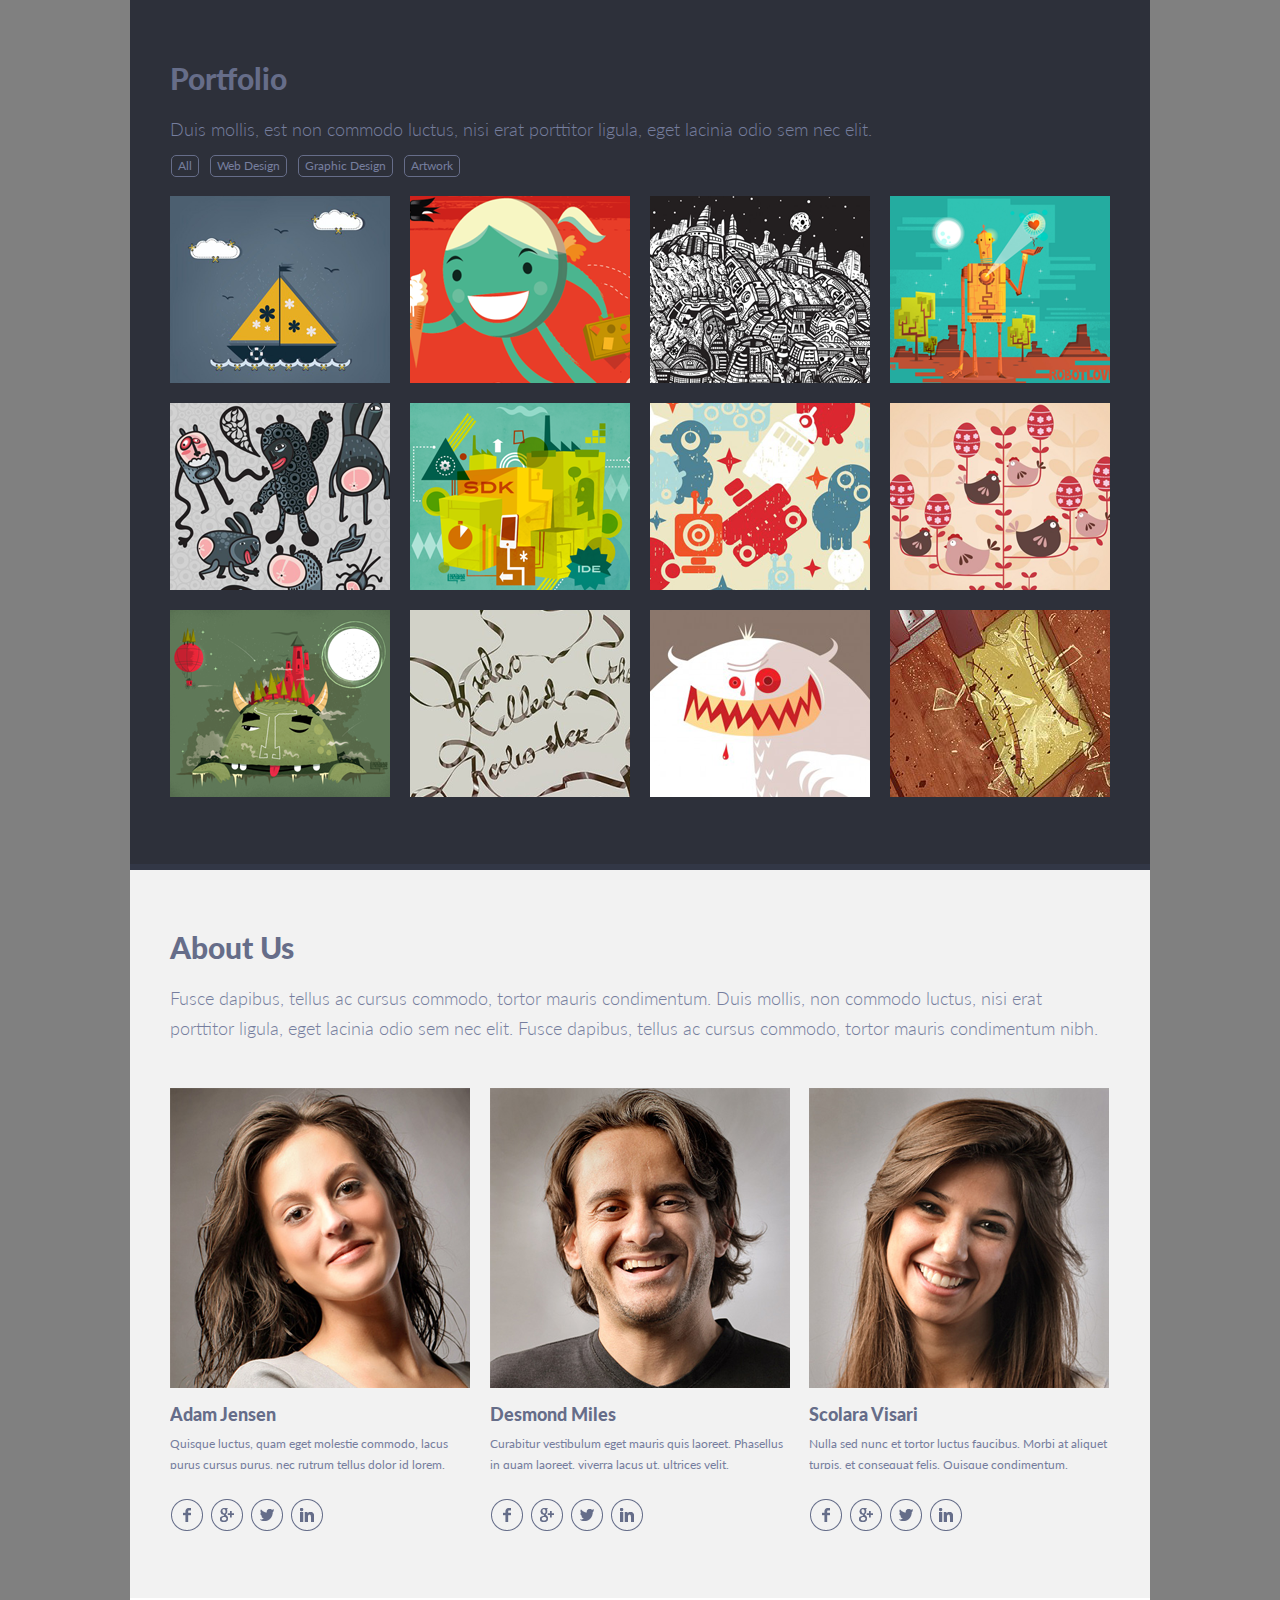
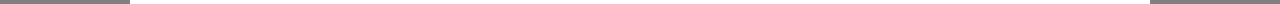
<file: singolo2.html>
<!DOCTYPE html>
<html lang="en">
<head>
    <meta charset="UTF-8">
    <meta name="viewport" content="width=device-width, initial-scale=1.0">
    <title>Singolo2</title>
    <link rel="stylesheet" href="singolo1.css">
    <link rel="stylesheet" href="singolo2.css">
</head>
<body>
    <div class="wrapper">
        <main>
            <section class="portfolio">
                <h2 class="portfolio__header section-header">
                    Portfolio
                </h2>
                <p class="portfolio__description section-description">
                    Duis mollis, est non commodo luctus, nisi erat porttitor ligula, eget lacinia odio sem nec elit.
                </p>
                <nav class="portfolio__tags">
                    <ul>
                        <li>
                            <a href="#" class="tag__item">All</a>
                        </li>
                        <li>
                            <a href="#" class="tag__item">Web Design</a>
                        </li>
                        <li>
                            <a href="#" class="tag__item">Graphic Design</a>
                        </li>
                        <li>
                            <a href="#" class="tag__item">Artwork</a>
                        </li>
                    </ul>
                </nav>
                <div class="portfolio__content">
                    <div class="portfolio-item"><img src="assets/images/project_1.png" alt="Portfolio"></div>
                    <div class="portfolio-item"><img src="assets/images/project_2.png" alt="Portfolio"></div>
                    <div class="portfolio-item"><img src="assets/images/project_3.png" alt="Portfolio"></div>
                    <div class="portfolio-item"><img src="assets/images/project_4.png" alt="Portfolio"></div>
                    <div class="portfolio-item"><img src="assets/images/project_5.png" alt="Portfolio"></div>
                    <div class="portfolio-item"><img src="assets/images/project_6.png" alt="Portfolio"></div>
                    <div class="portfolio-item"><img src="assets/images/project_7.png" alt="Portfolio"></div>
                    <div class="portfolio-item"><img src="assets/images/project_8.png" alt="Portfolio"></div>
                    <div class="portfolio-item"><img src="assets/images/project_9.png" alt="Portfolio"></div>
                    <div class="portfolio-item"><img src="assets/images/project_10.png" alt="Portfolio"></div>
                    <div class="portfolio-item"><img src="assets/images/project_11.png" alt="Portfolio"></div>
                    <div class="portfolio-item"><img src="assets/images/project_12.png" alt="Portfolio"></div>
                </div>
            </section>

            <div class="portfolio-bottom"></div>

            <section class="about-us">
                <h2 class="about-us__header section-header">
                    About Us
                </h2>
                <p class="about-us__description section-description">
                    Fusce dapibus, tellus ac cursus commodo, tortor mauris condimentum. Duis mollis, non commodo luctus, nisi erat porttitor ligula, eget lacinia odio sem nec elit. Fusce dapibus, tellus ac cursus commodo, tortor mauris condimentum nibh.
                </p>
                <div class="about-us__content">
                    <div class="employee">
                        <img src="assets/images/jensen.png" alt="Jensen" class="employee__photo">
                        <h3 class="employee__name">Adam Jensen</h3>
                        <p class="employee__description">
                            Quisque luctus, quam eget molestie commodo, lacus purus cursus purus, nec rutrum tellus dolor id lorem.
                        </p>
                        <div class="employee__social">
                            <a href="#"><img src="assets/images/Facebook.png" alt="Facebook"></a>
                            <a href="#"><img src="assets/images/Google.png" alt="Google"></a>
                            <a href="#"><img src="assets/images/Twitter.png" alt="Twitter"></a>
                            <a href="#"><img src="assets/images/LinkedIn.png" alt="LinkedIn"></a>
                        </div>
                    </div>
                    <div class="employee">
                        <img src="assets/images/miles.png" alt="Miles" class="employee__photo">
                        <h3 class="employee__name">Desmond Miles</h3>
                        <p class="employee__description">
                            Curabitur vestibulum eget mauris quis laoreet. Phasellus in quam laoreet, viverra lacus ut, ultrices velit.
                        </p>
                        <div class="employee__social">
                            <a href="#"><img src="assets/images/Facebook.png" alt="Facebook"></a>
                            <a href="#"><img src="assets/images/Google.png" alt="Google"></a>
                            <a href="#"><img src="assets/images/Twitter.png" alt="Twitter"></a>
                            <a href="#"><img src="assets/images/LinkedIn.png" alt="LinkedIn"></a>
                        </div>
                    </div>
                    <div class="employee">
                        <img src="assets/images/visari.png" alt="Visari" class="employee__photo">
                        <h3 class="employee__name">Scolara Visari</h3>
                        <p class="employee__description">
                            Nulla sed nunc et tortor luctus faucibus. Morbi at aliquet turpis, et consequat felis. Quisque condimentum.

                        </p>
                        <div class="employee__social">
                            <a href="#"><img src="assets/images/Facebook.png" alt="Facebook"></a>
                            <a href="#"><img src="assets/images/Google.png" alt="Google"></a>
                            <a href="#"><img src="assets/images/Twitter.png" alt="Twitter"></a>
                            <a href="#"><img src="assets/images/LinkedIn.png" alt="LinkedIn"></a>
                        </div>
                    </div>
                </div>
            </section>

            <div class="about-us-bottom"></div>
            
        </main>
    </div>
</body>
</html>
</file>
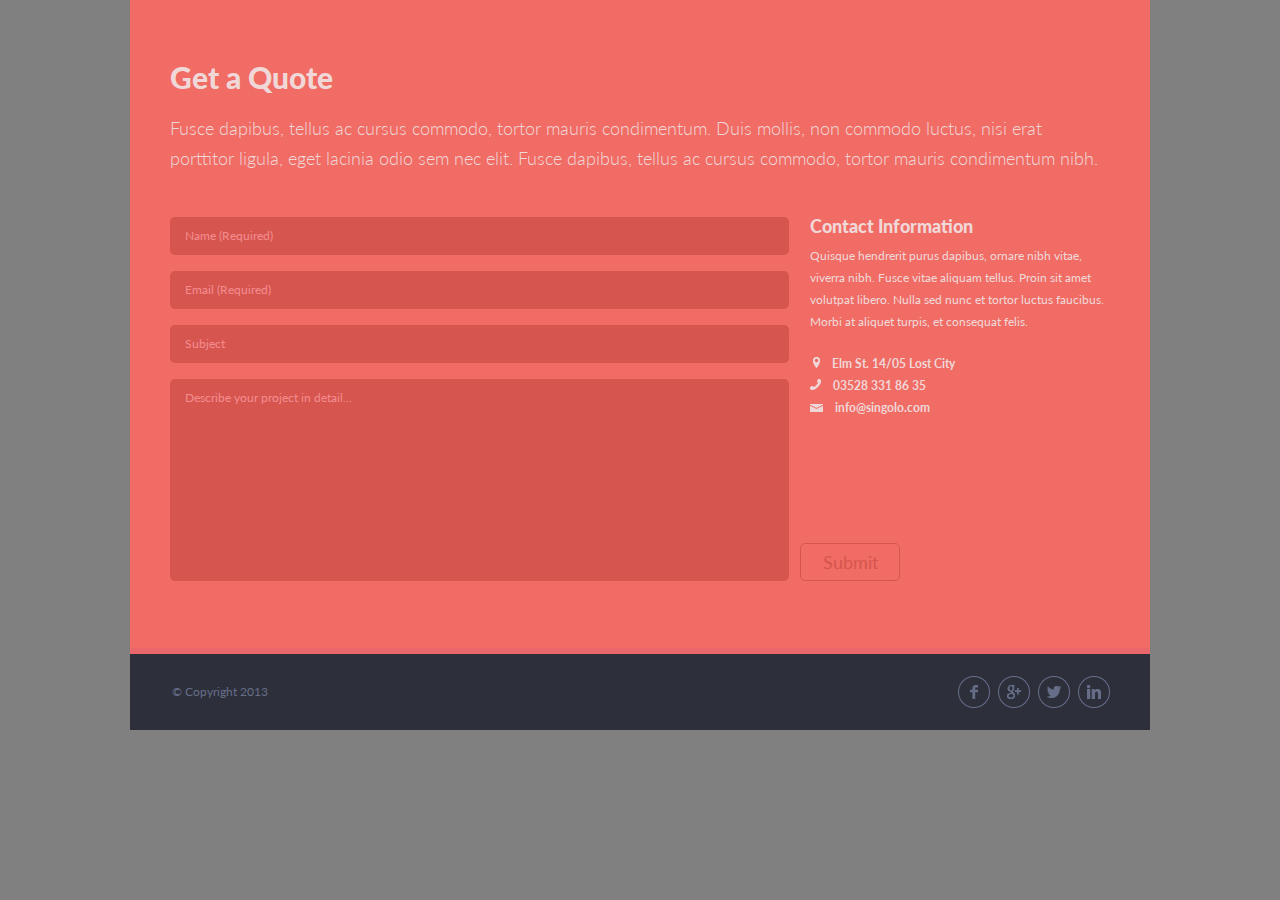
<file: singolo3.html>
<html lang="en">
<head>
    <meta charset="UTF-8">
    <meta name="viewport" content="width=device-width, initial-scale=1.0">
    <title>Singolo3</title>
    <link rel="stylesheet" href="singolo1.css">
    <link rel="stylesheet" href="singolo2.css">
    <link rel="stylesheet" href="singolo3.css">
</head>
<body>
    <div class="wrapper">
        <main>
            <section class="quote">
                <h2 class="quote__header section-header">
                    Get a Quote
                </h2>
                <p class="quote__description section-description">
                    Fusce dapibus, tellus ac cursus commodo, tortor mauris condimentum. Duis mollis, non commodo luctus, nisi erat porttitor ligula, eget lacinia odio sem nec elit. Fusce dapibus, tellus ac cursus commodo, tortor mauris condimentum nibh.
                </p>
                <div class="quote__content">
                    <form action="#" class="quote-form">
                        <input type="text" name="form-name" id="form-name" placeholder="Name (Required)" required>
                        <input type="email" name="form-email" id="form-email" placeholder="Email (Required)" required>
                        <input type="text" name="form-subject" id="form-subject" placeholder="Subject">
                        <textarea name="form-descr" id="form-descr" placeholder="Describe your project in detail..."></textarea>
                        <input type="submit" id="submit" value="Submit">
                    </form>
                    <div class="contact">
                        <h3 class="contact__header">Contact Information</h3>
                        <p class="contact__information">
                            Quisque hendrerit purus dapibus, ornare nibh vitae, viverra nibh. Fusce vitae aliquam tellus. Proin sit amet volutpat libero. Nulla sed nunc et tortor luctus faucibus. Morbi at aliquet turpis, et consequat felis. 
                        </p>
                        <div class="contact__contacts">
                            <div>
                                <img src="assets/images/location.png" alt="Location">
                                <a href="#">Elm St. 14/05 Lost City</a>
                            </div>
                            <div>
                                <img src="assets/images/phone.png" alt="Phone">
                                <a href="tel:03528 331 86 35">03528 331 86 35</a>
                            </div>
                            <div>
                                <img src="assets/images/mail.png" alt="Mail">
                                <a href="mailto:info@singolo.com">info@singolo.com</a>
                            </div>
                        </div>
                    </div>
                </div>
            </section>

            <div class="quote-bottom"></div>
        </main>

        <footer>
            <div class="copyright">
                <p>© Copyright 2013</p>
            </div>
            <div class="footer-social">
                <a href="#"><img src="assets/images/Facebook.png" alt="Facebook"></a>
                <a href="#"><img src="assets/images/Google.png" alt="Google"></a>
                <a href="#"><img src="assets/images/Twitter.png" alt="Twitter"></a>
                <a href="#"><img src="assets/images/LinkedIn.png" alt="LinkedIn"></a>
            </div>
        </footer>
    </div>
</body>
</html>
</file>
<file: style.css>
@import url('https://fonts.googleapis.com/css?family=Lato:300,400,700,900&display=swap');

* {
    margin: 0;
    box-sizing: border-box;
}

body {
    background-color: #d1d1d1;
}

.wrapper {
    max-width: 1020px;
    margin: 0 auto;
    box-shadow: 0px 0px 4px 0px rgba(0, 0, 0, 0.55);
}


/* Main */

.section-header {
    font-size: 30px;
    line-height: 23px;
    color: #666d89;
    font-family: "Lato";
    font-weight: 900;
}

.section-description {
    width: 940px;
    font-size: 18px;
    line-height: 30px;
    color: #767e9e;
    font-family: "Lato";
    font-weight: 300;
    text-align: justify;
}


/* Header */

header {
    height: 95px;
    background-color: #2d303a;
    position: sticky;
    top: -40px;
    z-index: 2;
    border-bottom: 6px solid #323746;
}

.header-wrapper {
    display: flex;
    justify-content: space-between;
    height: 40px;
    position: sticky;
    top: -22px;
    z-index: 2;
}

header .logo {
    display: flex;
    flex-direction: column;
}

header .logo h1 {
    font-size: 25px;
    line-height: 20px;
    color: #ffffff;
    font-family: "Lato", monospace;
    font-weight: 700;
    text-transform: uppercase;
    margin: 35px 0 34px 40px;
}

header .logo .logo__star {
    color: #f06c64;
}

.header-nav {
    display: flex; 
    flex-direction: column;
    user-select: none;
}

.header-nav ul {
    display: flex;
    list-style: none;
    justify-content: space-between;
    padding: 0;
    margin: 40px 40px 36px 0;
    width: 371px;
}

.header-nav ul .header-nav__divider {
    color: white;
    opacity: 0.25;
    margin-top: 3px;
}

.header-nav ul li a {
    text-decoration: none;
    text-transform: uppercase;
    font-size: 12px;
    line-height: 9px;
    color: white;
    font-family: "Lato";
    font-weight: 700;
    cursor: pointer;
}

.header-nav ul li a:hover {
    color: #f06c64;
}

.header-nav ul li a.active {
    cursor:default;
    color: #f06c64;
}


/* Slider */

.slider {
    position: relative;
    height: 600px;
}

.slider__control {
    position: absolute;
    top: 0;
    height: 100%;
    width: 83px;
    user-select: none; 
}

.slider__control.left {
    left: 0;
}

.slider__control.right {
    right: 0;
}

.slider__arrow {
    display: block;
    position: absolute;
    top: 281px;
    transition: 0.5s;
}

.slider__arrow.left {
    left: 51%;
}

.slider__arrow.right {
    transform: rotate(180deg);
    right: 48%;
}

.slider__control:hover {
    cursor: pointer;
}

.slider__control.left:hover .slider__arrow {
    transform: scale(1.3);
}

.slider__control.right:hover .slider__arrow {
    transform: rotate(180deg) scale(1.3);
}

.slider__content {
    position: relative;
    height: inherit;
    width: 100%;
    overflow: hidden;
}

.slider__item {
    position: absolute;
    width: 100%;
    left: 0;
    top: 0;
    height: inherit;
    display: none;
    padding: 0 83px;
    transition: left 1s, background-color 0.25s linear 1s, border-bottom-color 0.25s linear 1s;
}

.slider__item.active {
    display: block;
}

.slider__item.right {
    display: block;
    left: 100%;
}

.slider__item.left {
    display: block;
    left: -100%;
}

.slider__item.to_left {
    left: -100%;
}
.slider__item.to_right {
    left: 100%;
}

.slider__item.from {
    left: 0;
}

.item-content {
    position: relative;
    height: inherit;
}

.turn-off {
    opacity: 0;
}

.iphone-button:hover {
    cursor: pointer;
}


/* Slider-1 */

#slider-1 {
    background-color: #f06c64;
    border-bottom: 6px solid #ea676b;
}

.iphone-vertical {
    position: absolute;
    top: 53px;
    left: 29px;
}

.iphone-horizontal {
    position: absolute;
    top: 53px;
    left: 462px;
}

.iphone-vertical__base, .iphone-horizontal__base {
    display: block;
    position: absolute;
    height: 458px;
    width: 215px;
}

.iphone-horizontal__base {
    transform: rotate(90deg);
    left: 2px;
    width: 214px;
    height: 457px;
}

.iphone-vertical__shadow, .iphone-horizontal__shadow {
    position: absolute;
    background-image: url(assets/images/iphone_shadow.png);
    width: 240px;
    height: 483px;
}

.iphone-horizontal__shadow {
    transform: rotate(90deg) rotateX(180deg);
    left: 3px;
}

.iphone-vertical__screen {
    position: absolute;
    background-image: url(assets/images/layer_6.png);
    background-position: -14px -135px;
    width: 188px;
    height: 333px;
    top: 65px;
    left: 14px;
    transition: opacity 0.25s;
}

.iphone-horizontal__screen {
    position: absolute;
    background-image: url(assets/images/layer_5.png);
    background-position: -125px -119px;
    width: 333px;
    height: 188px;
    top: 135px;
    left: -60px;
    transition: opacity 0.25s;
}

/* Slider-2 */

#slider-2 {
    background-color: #648bf0;
    border-bottom: 6px solid #7191e2;
}

.iphone {
    position: absolute;
    top: 53px;
    width: 240px;
    height: 483px;
    transform: scale(1.062);
}
.iphone__shadow {
    position: absolute;
    background-image: url(assets/images/iphone_shadow.png);
    width: 240px;
    height: 483px;
}

.iphone__base {
    position: absolute;
    background-image: url(assets/images/iphone_base.png);
    background-repeat: no-repeat;
    height: 459px;
    width: 216px;
}

.iphone__screen {
    position: absolute;
    background-image: url(assets/images/layer_6.png);
    background-position: -14px -135px;
    top: 65px;
    left: 14px;
    width: 189px;
    height: 334px;
    transition: opacity 0.25s;
}

.iphone.front {
    left: calc(50% - 120px);
}

.iphone.back {
    transform: scale(0.65);
    opacity: 0.5;
}

.iphone.back.left {
    left: calc(29% - 120px);
}

.iphone.back.right {
    right: calc(29% - 120px);
}

.iphone__screen.front {
    filter: brightness(95%) hue-rotate(40deg);
}

/* Slider-3 */

#slider-3 {
    background-color: #d4bebd;
    border-bottom: 6px solid #aa9a9a;
}


/* Services */

.services {
    height: 500px;
    background-color: #f2f2f2;
    border-bottom: 6px solid #fff;
}

.services__header{
    margin-left: 40px;
    padding-top: 66px;
}

.services__description {
    margin-left: 41px;
    margin-top: 24px;
}

.services__content {
    margin: 46px 41px 0 41px;
    display: grid;
    grid-template-columns: 1fr 1fr 1fr;
    grid-template-rows: 1fr 1fr;
    grid-row-gap: 36px;
    grid-column-gap: 19px;
}

.service-item {
    width: 300px;
    height: 87px;
    display: grid;
    grid-template-columns: 25% 75%;
    grid-template-rows: 25% 75%;
    grid-column-gap: 5px;
    grid-row-gap: 5px;
}

.service-item .item-logo {
    width: 60px;
    height: 60px;
    grid-row-start: 1;
    grid-row-end: 3;
}

.service-item .item-logo .logo-picture {
    fill: #666d89;
}

.service-item .item-logo .logo-ellipse {
    fill: none;
    stroke: #666d89;
    stroke-width: 2
}

.service-item .item-header {
    font-size: 18px;
    line-height: 18px;
    color: #666d89;
    font-family: "Lato";
    font-weight: 900;
}

.service-item .item-description {
    width: 220px;
    height: 62px;
    font-size: 12px;
    line-height: 22px;
    color: #767e9e;
    font-family: "Lato";
    font-weight: 400;
    text-align: justify;
    overflow: hidden;
}


/* Portfolio */

.portfolio {
    height: 869px;
    background-color: #2d303a;
    border-bottom: 6px solid #323746;
}

.portfolio__header {
    padding-top: 67px;
    margin-left: 40px;
}

.portfolio__description {
    margin-top: 24px;
    margin-left: 40px;
}

.portfolio__tags {
    width: 289px;
    margin-top: 11px;
    margin-left: 41px;
    user-select: none;
}

.portfolio__tags ul {
    display: flex;
    list-style: none;
    justify-content: space-between;
    padding: 0;
}

.tag__item {
    display: block;
    text-decoration: none;
    cursor: pointer;
    font-size: 12px;
    line-height: 20px;
    height: 22px;
    padding: 0 6px;
    color: #767e9e;
    font-family: "Lato";
    font-weight: 400;
    border-radius: 5px;
    border: 1px solid #666d89;
    transition: 0.3s;
}

.tag__item:hover {
    color: #dedede;
    border-color: #dedede;
}

.tag__item.active {
    cursor: default;
    color: #dedede;
    border-color: #dedede;
}

.portfolio__content {
    margin-left: 40px;
    margin-top: 19px;
    height: 605px;
    display: grid;
    grid-template-columns: auto auto auto auto;
    grid-column-gap: 20px;
    grid-row-gap: 16px;
    justify-content: start;
    align-content: start;
    transition: opacity 1s cubic-bezier(0.71, 0.04, 1, 1);
    user-select: none;
}

.portfolio__content.fade {
    opacity: 0;
    transition: opacity 0.2s;
}

.portfolio-item img {
    transition: 0.5s;
}

.portfolio-item img:hover {
    cursor: pointer;
    box-shadow: 0 0 8px 2px #F06C64;
    transform: translateY(-5px);
}

.portfolio-item img.active {
    box-shadow: 0 0 0px 5px #F06C64;
}

.portfolio-item:nth-child(n+13) {
    display: none;
}


/* About Us */

.about-us {
    height: 728px;
    background-color: #f2f2f2;
}

.about-us__header {
    padding-top: 66px;
    margin-left: 40px;
}

.about-us__description {
    margin-top: 24px;
    margin-left: 40px;
}

.about-us__content {
    display: flex;
    flex-direction: row;
    justify-content: space-between;
    margin-left: 40px;
    margin-top: 45px;
    margin-right: 40px;
    margin: 45px 40px 0 40px;
}

.employee__photo {
    position: absolute;
    clip: rect(0 300px 300px 0);
}

.employee__name {
    margin-top: 317px;
    font-size: 18px;
    width: 301px;
    height: 18px;
    white-space: nowrap;
    overflow: hidden;
    text-overflow: ellipsis;
    line-height: 18px;
    color: #666d89;
    font-family: "Lato";
    font-weight: 900;
}

.employee__description {
    width: 301px;
    height: 36px;
    overflow: hidden;
    margin-top: 10px;
    font-size: 12px;
    line-height: 21px;
    color: #767e9e;
    font-family: "Lato";
    font-weight: 400;
    text-align: justify;
}

.employee__social {
    margin-top: 29px;
}

.employee__social a {
    margin-right: 1px;
}

.employee__social a img {
    transition: transform 0.5s;
}

.employee__social a:hover img {
    transform: rotate(180deg);
    transition: transform 0.5s;
}

.about-us-bottom {
    height: 6px;
    background-color: #fff;
}


/* Quote */

.quote {
    height: 648px;
    background-color: #f06c64;
}

.quote__header {
    padding-top: 66px;
    margin-left: 40px;
    color: #f0d8d9;
}

.quote__description {
    margin-top: 24px;
    margin-left: 40px;
    color: #f0d8d9;
}

.quote__content {
    position: relative;
    margin: 44px 40px 0 40px;
}

.quote-form {
    position: absolute;
    left: 0;
    top: 0;
}

.quote-form input:not([type=submit]), .quote-form #form-descr {
    display: block;
    width: 619px;
    border-radius: 5px;
    border: none;
    background-color: #d6564f;
    padding: 0px 15px;
    font-size: 12px;
    line-height: 38px;
    color: #f0d8d9;
    font-family: "Lato";
    font-weight: 400;
}

.quote-form input:not([type=submit]) {
    height: 38px;
    margin-bottom: 16px;
}

.quote-form #form-descr {
    resize: none;
    height: 202px;
    line-height: 20px;
    padding-top: 8px;
}

.quote-form input::placeholder, .quote-form #form-descr::placeholder {
    color: #f48c8f;
}

.quote-form #submit {
    display: block;
    height: 38px;
    width: 100px;
    position: absolute;
    left: 630px;
    bottom: 0;
    font-size: 18px;
    line-height: 35px;
    color: #d6564f;
    background-color: transparent;
    font-family: "Lato";
    font-weight: 400;
    border-radius: 5px;
    border: 1px solid #d6564f;
    transition: 0.3s;
}

.quote-form #submit:hover {
    color: #f0d8d9;
    border: 1px solid #f0d8d9;
    cursor: pointer;
}

#message-block {
    position: fixed;
    width: 100%;
    height: 100%;
    top: 0;
    left: 0;
    background-color: #0000007a;
    z-index: 5;
}

#message-block.hidden {
    display: none;
}

#message {
    position: absolute;
    top: calc(50% - 150px);
    left: calc(50% - 200px);
    width: 400px;
    height: 300px;
    padding: 20px 30px;
    background-color: #2d303a;
    border-bottom: 6px solid #323746;
    font-size: 18px;
    line-height: 25px;
    color: #767e9e;
    font-family: "Lato";
    font-weight: 300;
}

#ok-btn {
    cursor: pointer;
    position: absolute;
    bottom: 20px;
    left: calc(50% - 50px);
    height: 38px;
    width: 100px;
    font-size: 18px;
    line-height: 35px;
    background-color: transparent;
    font-family: "Lato";
    font-weight: 400;
    border-radius: 5px;
    color: #767e9e;
    border: 1px solid #666d89;
    transition: 0.3s;
}

#ok-btn:hover {
    color: #dedede;
    border-color: #dedede;
}

#msg-title {
    font-weight: 500;
    margin-bottom: 5px;
}

#msg-subject {
    margin-bottom: 5px;
}

#msg-descr {
    overflow: overlay;
    height: 130px;
}

#msg-subject > span, #msg-descr > span {
    font-weight: 500;
}

.contact {
    position: absolute;
    top: 0;
    right: 0;
}

.contact__header {
    font-size: 18px;
    line-height: 18px;
    color: #f0d8d9;
    font-family: "Lato";
    font-weight: 900;
}

.contact__information {
    width: 300px;
    margin-top: 10px;
    font-size: 12px;
    line-height: 22px;
    color: #f0d8d9;
    font-family: "Lato";
    font-weight: 400;
    text-align: justify;
}

.contact__contacts {
    margin-top: 20px;
}

.contact__contacts a {
    display: block;
    text-decoration: none;
    font-size: 12px;
    line-height: 22px;
    color: #f0d8d9;
    font-family: "Lato";
    font-weight: 700;
}

.contact__contacts a:hover {
    filter: brightness(0.5);
}

.contact__contacts a:first-child span {
    margin-left: 11px;
}

.contact__contacts a:nth-child(2) span {
    margin-left: 10px;
}

.contact__contacts a:nth-child(3) span {
    margin-left: 8px;
}

.contact__contacts a:first-child {
    margin-left: 3px;
}

.quote-bottom {
    height: 6px;
    background-color: #ea676b;
}


/* Footer */

footer {
    position: relative;
    height: 76px;
    background-color: #2d303a;
}

.copyright {
    position: absolute;
    left: 42px;
    top: 40%;
    font-size: 12px;
    font-family: "Lato";
    font-weight: 400;
    color: #666d89;
}

.footer-social {
    position: absolute;
    right: 37px;
    top: 28%;
}

.footer-social a {
    margin-right: 1px;
}

.footer-social a img {
    transition: transform 0.5s;
}

.footer-social a:hover img {
    transform: rotate(180deg);
    transition: transform 0.5s;
}
</file>
<file: singolo1.css>
@import url('https://fonts.googleapis.com/css?family=Lato:300,400,700,900&display=swap');

* {
    margin: 0;
    box-sizing: border-box;
}

body {
    background-color: gray;
}

.wrapper {
    max-width: 1020px;
    margin: 0 auto;
}

/* Header */

header {
    height: 89px;
    background-color: #2d303a;
    display: flex;
    justify-content: space-between;
}

header .logo {
    display: flex;
    flex-direction: column;
}

header .logo h1 {
    font-size: 25px;
    line-height: 20px;
    color: #ffffff;
    font-family: "Lato", monospace;
    font-weight: 700;
    text-align: left;
    text-transform: uppercase;
    margin: 35px 0 34px 40px;
}

header .logo .logo__star {
    color: #f06c64;
}

.header-nav {
    display: flex; 
    flex-direction: column;
}

.header-nav ul {
    display: flex;
    list-style: none;
    justify-content: space-between;
    padding: 0;
    margin: 40px 40px 36px 0;
    width: 371px;
}

.header-nav ul .header-nav__divider {
    color: white;
    opacity: 0.25;
    margin-top: 3px;
}

.header-nav ul li a {
    text-decoration: none;
    text-transform: uppercase;
    font-size: 12px;
    line-height: 9px;
    color: white;
    font-family: "Lato";
    font-weight: 700;
}

.header-nav ul li a:hover {
    color: #f06c64;
}

.header-bottom {
    height: 6px;
    background-color: #323746;
}



/* Slider */

.slider {
    height: 594px;
    background-color: #f06c64;
    display: flex;
    justify-content: space-between;
}

.slider__control {
    width: 100px;
}

.slider__control a {
    position: relative;
    display: block;
    height: 100%;
}

.slider__control a img {
    position: absolute;
    top: 281px;
    display: block;
}

.slider__control .left-arrow {
    left: 50%;
}

.slider__control:hover .left-arrow {
    transform: scale(1.2);
}

.slider__control:hover .right-arrow {
    transform: rotate(180deg) scale(1.2);
}

.slider__control .right-arrow{
    transform: rotate(180deg);
    right: 48%;
}

.slider__content {
    height: inherit;
    width: 100%;
    position: relative;
}

.iphone-vertical {
    position: absolute;
    top: 53px;
    left: 29px;
}

.iphone-horizontal {
    position: absolute;
    top: 53px;
    left: 462px;
}

.iphone-vertical__base, .iphone-horizontal__base {
    position: absolute;
    background-image: url(assets/images/iphone_base.png);
    background-repeat: no-repeat;
    height: 459px;
    width: 216px;
}

.iphone-horizontal__base {
    transform: rotate(90deg);
}

.iphone-vertical__shadow, .iphone-horizontal__shadow {
    position: absolute;
    background-image: url(assets/images/iphone_shadow.png);
    width: 240px;
    height: 483px;
}

.iphone-horizontal__shadow {
    transform: rotate(90deg) rotateX(180deg);
    left: 3px;
}

.iphone-vertical__screen {
    position: absolute;
    background-image: url(assets/images/layer_6.png);
    background-position: -14px -135px;
    width: 188px;
    height: 333px;
    top: 65px;
    left: 14px;
}

.iphone-horizontal__screen {
    position: absolute;
    background-image: url(assets/images/layer_5.png);
    background-position: -125px -119px;
    width: 333px;
    height: 188px;
    top: 135px;
    left: -60px;
}

.slider-bottom {
    height: 6px;
    background-color: #ea676b;
}

/* Services */

.services {
    height: 495px;
    background-color: #f2f2f2;
}

.services__header{
    font-size: 30px;
    line-height: 18px;
    color: #666d89;
    font-family: "Lato";
    font-weight: 900;
    text-align: left;
    margin-left: 40px;
    padding-top: 68px;
}

.services__description {
    width: 940px;
    font-size: 18px;
    line-height: 30px;
    color: #767e9e;
    font-family: "Lato";
    font-weight: 300;
    text-align: left;
    margin-left: 41px;
    margin-top: 27px;
}

.services__content {
    margin: 46px 41px 0 41px;
    display: grid;
    grid-template-columns: 1fr 1fr 1fr;
    grid-template-rows: 1fr 1fr;
    grid-row-gap: 36px;
    grid-column-gap: 19px;
}

.service-item {
    width: 300px;
    height: 87px;
    display: grid;
    grid-template-columns: 25% 75%;
    grid-template-rows: 25% 75%;
    grid-column-gap: 5px;
    grid-row-gap: 5px;
}

.service-item .item-logo {
    width: 60px;
    height: 60px;
    grid-row-start: 1;
    grid-row-end: 3;
}

.service-item .item-logo .logo-picture {
    fill: #666d89;
}

.service-item .item-logo .logo-ellipse {
    fill: none;
    stroke: #666d89;
    stroke-width: 2
}

.service-item .item-header {
    font-size: 18px;
    line-height: 18px;
    color: #666d89;
    font-family: "Lato";
    font-weight: 900;
    text-align: left;
}

.service-item .item-description {
    width: 220px;
    height: 62px;
    font-size: 12px;
    line-height: 22px;
    color: #767e9e;
    font-family: "Lato";
    font-weight: 400;
    text-align: left;
    overflow: hidden;
}

.services-bottom {
    height: 6px;
    background-color: #fff;
}
</file>
<file: singolo2.css>
/* Main */

.section-header {
    font-size: 30px;
    line-height: 23px;
    color: #666d89;
    font-family: "Lato";
    font-weight: 900;
    text-align: left;
}

.section-description {
    width: 940px;
    font-size: 18px;
    line-height: 30px;
    color: #767e9e;
    font-family: "Lato";
    font-weight: 300;
    text-align: left;
}

/* Portfolio */

.portfolio {
    height: 864px;
    background-color: #2d303a;
}

.portfolio__header {
    padding-top: 67px;
    margin-left: 40px;
}

.portfolio__description {
    margin-top: 24px;
    margin-left: 40px;
}

.portfolio__tags {
    width: 289px;
    margin-top: 11px;
    margin-left: 41px;
}

.portfolio__tags ul {
    display: flex;
    list-style: none;
    justify-content: space-between;
    padding: 0;
}

.portfolio__tags ul li a {
    display: block;
    text-decoration: none;
    font-size: 12px;
    line-height: 20px;
    height: 22px;
    padding: 0 6px;
    color: #767e9e;
    font-family: "Lato";
    font-weight: 400;
    text-align: left;
    border-radius: 5px;
    border: 1px solid #666d89;
}


.portfolio__tags ul li a:hover {
    color: #dedede;
    border-color: #dedede;
}

.portfolio__content {
    margin-left: 40px;
    margin-top: 19px;
    height: 605px;
    display: grid;
    grid-template-columns: auto auto auto auto;
    grid-column-gap: 20px;
    grid-row-gap: 16px;
    justify-content: start;
    align-content: start;
    overflow: hidden;
}

.portfolio-bottom {
    height: 6px;
    background-color: #323746;
}

/* About Us */

.about-us {
    height: 728px;
    background-color: #f2f2f2;
}

.about-us__header {
    padding-top: 66px;
    margin-left: 40px;
}

.about-us__description {
    margin-top: 24px;
    margin-left: 40px;
}

.about-us__content {
    display: flex;
    flex-direction: row;
    justify-content: space-between;
    margin-left: 40px;
    margin-top: 45px;
    margin-right: 40px;
    margin: 45px 40px 0 40px;
}

.employee__photo {
    position: absolute;
    clip: rect(0 300px 300px 0);
    /* width: 301px; */
    /* height: 301px; */
}

.employee__name {
    margin-top: 317px;
    font-size: 18px;
    width: 301px;
    height: 18px;
    white-space: nowrap;
    overflow: hidden;
    text-overflow: ellipsis;
    line-height: 18px;
    color: #666d89;
    font-family: "Lato";
    font-weight: 900;
}

.employee__description {
    width: 301px;
    height: 36px;
    overflow: hidden;
    margin-top: 10px;
    font-size: 12px;
    line-height: 21px;
    color: #767e9e;
    font-family: "Lato";
    font-weight: 400;
}

.employee__social {
    margin-top: 29px;
}

.employee__social a {
    margin-right: 1px;
}

.employee__social a img {
    transition: transform 0.5s;
}

.employee__social a:hover img {
    transform: rotate(180deg);
    transition: transform 0.5s;
}

.about-us-bottom {
    height: 6px;
    background-color: #fff;
}
</file>
<file: singolo3.css>
/* Quote */

.quote {
    height: 648px;
    background-color: #f06c64;
}

.quote__header {
    padding-top: 66px;
    margin-left: 40px;
    color: #f0d8d9;
}

.quote__description {
    margin-top: 24px;
    margin-left: 40px;
    color: #f0d8d9;
}

.quote__content {
    position: relative;
    margin: 44px 40px 0 40px;
}

.quote-form {
    position: absolute;
    left: 0;
    top: 0;
}


.quote-form input:not([type=submit]), .quote-form #form-descr {
    display: block;
    width: 619px;
    border-radius: 5px;
    border: none;
    background-color: #d6564f;
    padding: 0px 15px;
    font-size: 12px;
    line-height: 38px;
    color: #f0d8d9;
    font-family: "Lato";
    font-weight: 400;
}

.quote-form input:not([type=submit]) {
    height: 38px;
    margin-bottom: 16px;
}

.quote-form #form-descr {
    resize: none;
    height: 202px;
}

.quote-form input::placeholder, .quote-form #form-descr::placeholder {
    color: #f48c8f;
}

.quote-form #submit {
    display: block;
    height: 38px;
    width: 100px;
    position: absolute;
    left: 630px;
    bottom: 0;
    font-size: 18px;
    line-height: 35px;
    color: #d6564f;
    background-color: transparent;
    font-family: "Lato";
    font-weight: 400;
    border-radius: 5px;
    border: 1px solid #d6564f;
}

.quote-form #submit:hover {
    color: #f0d8d9;
    border: 1px solid #f0d8d9;
}

.contact {
    position: absolute;
    top: 0;
    right: 0;
}

.contact__header {
    font-size: 18px;
    line-height: 18px;
    color: #f0d8d9;
    font-family: "Lato";
    font-weight: 900;
}

.contact__information {
    width: 300px;
    margin-top: 10px;
    font-size: 12px;
    line-height: 22px;
    color: #f0d8d9;
    font-family: "Lato";
    font-weight: 400;
}

.contact__contacts {
    margin-top: 20px;
}

.contact__contacts div a {
    text-decoration: none;
    margin-left: 8px;
    font-size: 12px;
    line-height: 22px;
    color: #f0d8d9;
    font-family: "Lato";
    font-weight: 700;
}

.contact__contacts div:first-child {
    margin-left: 3px;
}





.quote-bottom {
    height: 6px;
    background-color: #ea676b;
}

/* Footer */

footer {
    position: relative;
    height: 76px;
    background-color: #2d303a;
}

.copyright {
    position: absolute;
    left: 42px;
    top: 40%;
    font-size: 12px;
    font-family: "Lato";
    font-weight: 400;
    color: #666d89;
}

.footer-social {
    position: absolute;
    right: 37px;
    top: 28%;
}

.footer-social a {
    margin-right: 1px;
}

.footer-social a img {
    transition: transform 0.5s;
}

.footer-social a:hover img {
    transform: rotate(180deg);
    transition: transform 0.5s;
}
</file>
